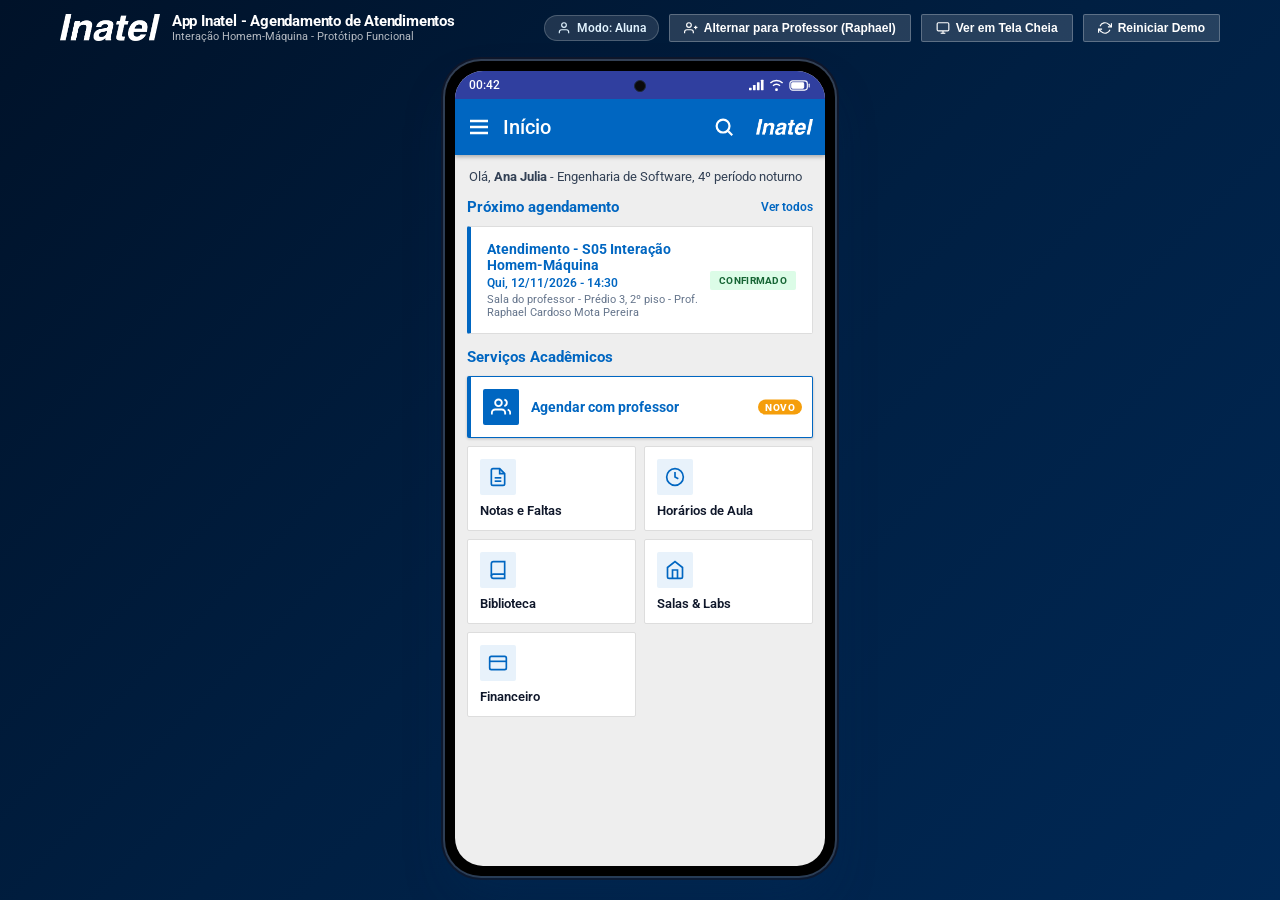
<file: index.html>
<!DOCTYPE html>
<html lang="pt-BR">
<head>
  <meta charset="UTF-8">
  <meta name="viewport" content="width=device-width, initial-scale=1, viewport-fit=cover">
  <meta name="theme-color" content="#303F9F">
  <link rel="preconnect" href="https://fonts.googleapis.com">
  <link rel="stylesheet" href="https://fonts.googleapis.com/css2?family=Roboto:wght@400;500;700&display=swap">
  <title>App Inatel - Agendamento com Professores</title>
  <link rel="stylesheet" href="assets/css/style.css">
  <link rel="icon" type="image/svg+xml" href="data:image/svg+xml,<svg xmlns='http://www.w3.org/2000/svg' viewBox='0 0 100 100'><rect width='100' height='100' rx='20' fill='%23002855'/><text x='50' y='65' font-family='sans-serif' font-size='48' font-weight='bold' fill='white' text-anchor='middle'>i</text></svg>">
</head>
<body>

<!-- =======================================================================
     BARRA DE DEMONSTRAÇÃO SUPERIOR
     ======================================================================= -->
<header class="demo-topbar">
  <div class="demo-brand">
    <img src="assets/img/Inatel.png" alt="Inatel" class="demo-brand-logo-img">
    <div class="demo-title-group">
      <h1>App Inatel - Agendamento de Atendimentos</h1>
      <p>Interação Homem-Máquina - Protótipo Funcional</p>
    </div>
  </div>

  <div class="demo-actions">
      <span class="demo-badge-pill" id="roleIndicator">
        <svg width="14" height="14" viewBox="0 0 24 24" fill="none" stroke="currentColor" stroke-width="2"><path d="M20 21v-2a4 4 0 0 0-4-4H8a4 4 0 0 0-4 4v2"></path><circle cx="12" cy="7" r="4"></circle></svg>
        <span id="roleIndicatorText">Modo: Aluna</span>
      </span>
    <button class="demo-btn" id="btnToggleRole" onclick="toggleUserRole()">
      <svg width="14" height="14" viewBox="0 0 24 24" fill="none" stroke="currentColor" stroke-width="2"><path d="M16 21v-2a4 4 0 0 0-4-4H5a4 4 0 0 0-4 4v2"></path><circle cx="8.5" cy="7" r="4"></circle><line x1="20" y1="8" x2="20" y2="14"></line><line x1="23" y1="11" x2="17" y2="11"></line></svg>
      <span id="btnToggleRoleText">Alternar para Professor (Raphael)</span>
    </button>
    <button class="demo-btn" id="btnToggleDevice" onclick="toggleDeviceMode()">
      <svg id="deviceIcon" width="14" height="14" viewBox="0 0 24 24" fill="none" stroke="currentColor" stroke-width="2"><rect x="2" y="3" width="20" height="14" rx="2" ry="2"></rect><line x1="8" y1="21" x2="16" y2="21"></line><line x1="12" y1="17" x2="12" y2="21"></line></svg>
      <span id="btnToggleDeviceText">Ver em Tela Cheia</span>
    </button>
    <button class="demo-btn" onclick="resetDemo()" title="Reiniciar dados da demonstração">
      <svg width="14" height="14" viewBox="0 0 24 24" fill="none" stroke="currentColor" stroke-width="2"><polyline points="23 4 23 10 17 10"></polyline><polyline points="1 20 1 14 7 14"></polyline><path d="M3.51 9a9 9 0 0 1 14.85-3.36L23 10M1 14l4.64 4.36A9 9 0 0 0 20.49 15"></path></svg>
      <span>Reiniciar Demo</span>
    </button>
  </div>
</header>

<!-- =======================================================================
     DISPOSITIVO SMARTPHONE MOCKUP
     ======================================================================= -->
<main class="device-container">
  <div class="device-frame">
    <div class="device-notch">
      <div class="device-camera"></div>
    </div>

    <div class="device-screen">
      <!-- Toast de Notificação Instantânea -->
      <div class="toast-alert" id="toastAlert">
        <svg class="toast-icon" viewBox="0 0 24 24" fill="none" stroke="currentColor" stroke-width="2.5">
          <path d="M22 11.08V12a10 10 0 1 1-5.93-9.14"></path>
          <polyline points="22 4 12 14.01 9 11.01"></polyline>
        </svg>
        <span id="toastMsg">Notificação do sistema</span>
      </div>

      <!-- Barra de Status Mobile -->
      <div class="mobile-status-bar" id="mobileStatusBar">
        <span class="status-time" id="statusTime">13:45</span>
        <div class="status-bar-icons">
          <svg width="15" height="12" viewBox="0 0 17 12" fill="currentColor">
            <rect x="0" y="9" width="3" height="3" rx="0.5"/>
            <rect x="4.5" y="6" width="3" height="6" rx="0.5"/>
            <rect x="9" y="3" width="3" height="9" rx="0.5"/>
            <rect x="13.5" y="0" width="3" height="12" rx="0.5"/>
          </svg>
          <svg width="15" height="12" viewBox="0 0 16 12" fill="currentColor">
            <path d="M8 9.5a1.5 1.5 0 1 1 0 3 1.5 1.5 0 0 1 0-3zm-4.24-3.24a6 6 0 0 1 8.48 0l-1.06 1.06a4.5 4.5 0 0 0-6.36 0L3.76 6.26zm-2.83-2.83a10 10 0 0 1 14.14 0l-1.06 1.06a8.5 8.5 0 0 0-12.02 0L.93 3.43z"/>
          </svg>
          <svg width="22" height="11" viewBox="0 0 24 12" fill="none" stroke="currentColor" stroke-width="1.2">
            <rect x="1" y="1" width="19" height="10" rx="3" stroke="currentColor"/>
            <rect x="3" y="3" width="13" height="6" rx="1" fill="currentColor"/>
            <path d="M22 4.5v3" stroke="currentColor" stroke-linecap="round"/>
          </svg>
        </div>
      </div>

      <!-- ===================================================================
           ÁREA PRINCIPAL DE TELAS
           =================================================================== -->
      <div class="app-viewport" id="appViewport">

        <!-- ---------------------------------------------------------------
             TELA 1: LOGIN (Wireframe 1)
             --------------------------------------------------------------- -->
        <section class="screen" id="screen-login">
          <div class="login-card">
            <div class="login-brand-logo">
              <img src="assets/img/Inatel.png" alt="Inatel" class="inatel-login-logo-img">
            </div>
            <h2 class="login-title">App Inatel</h2>
            <p class="login-subtitle">Portal do Aluno e Serviços Acadêmicos</p>

            <form class="login-form" onsubmit="event.preventDefault(); navigateTo('screen-home');">
              <div class="input-group">
                <label class="input-label">Matrícula ou e-mail institucional</label>
                <input type="text" class="input-field" value="1048" placeholder="Ex: 1048 ou email@inatel.br">
              </div>
              <div class="input-group">
                <label class="input-label">Senha</label>
                <input type="password" class="input-field" value="••••••••" placeholder="Sua senha">
              </div>
              <a href="#" class="login-forgot" onclick="event.preventDefault(); showToast('Redefinição enviada ao email acadêmico!');">Esqueci a senha</a>
              <button type="submit" class="btn-primary" style="margin-top: 10px;">Entrar</button>
              <button type="button" class="btn-secondary-white" onclick="navigateTo('screen-home')">Entrar com conta Inatel</button>
            </form>
          </div>
        </section>

        <!-- ---------------------------------------------------------------
             TELA 2: INÍCIO / HOME (Wireframe 2)
             --------------------------------------------------------------- -->
        <section class="screen active" id="screen-home">
          <div class="app-header">
            <div class="app-header-left">
              <button class="btn-back btn-menu" onclick="toggleDrawer(true)" aria-label="Menu">
                <svg width="24" height="24" viewBox="0 0 24 24" fill="none" stroke="currentColor" stroke-width="2.4"><line x1="3" y1="6" x2="21" y2="6"></line><line x1="3" y1="12" x2="21" y2="12"></line><line x1="3" y1="18" x2="21" y2="18"></line></svg>
              </button>
              <h3 class="app-header-title">Início</h3>
            </div>
            <div class="toolbar-right">
              <button class="btn-back" onclick="navigateTo('screen-escolher-professor')" aria-label="Buscar">
                <svg width="22" height="22" viewBox="0 0 24 24" fill="none" stroke="currentColor" stroke-width="2.4"><circle cx="11" cy="11" r="7"></circle><line x1="21" y1="21" x2="16.65" y2="16.65"></line></svg>
              </button>
              <img src="assets/img/Inatel.png" alt="Inatel" class="inatel-header-badge-img">
            </div>
          </div>

          <div class="home-content">
            <div class="home-hello">Olá, <b>Ana Julia</b> - Engenharia de Software, 4º período noturno</div>

            <!-- Próximo Agendamento -->
            <div>
              <div class="section-header">
                <span class="section-title">Próximo agendamento</span>
                <a class="section-link" onclick="navigateTo('screen-meus-agendamentos')">Ver todos</a>
              </div>
              <div id="homeNextBookingContainer"></div>
            </div>

            <!-- Grade de Serviços Inatel -->
            <div>
              <div class="section-header">
                <span class="section-title">Serviços Acadêmicos</span>
              </div>
              <div class="services-grid">
                <div class="service-card highlight-feature" onclick="navigateTo('screen-escolher-professor')">
                  <span class="feature-tag-novo">Novo</span>
                  <div class="service-icon-wrap">
                    <svg width="20" height="20" viewBox="0 0 24 24" fill="none" stroke="currentColor" stroke-width="2.2">
                      <path d="M17 21v-2a4 4 0 0 0-4-4H5a4 4 0 0 0-4 4v2"></path>
                      <circle cx="9" cy="7" r="4"></circle>
                      <path d="M23 21v-2a4 4 0 0 0-3-3.87"></path>
                      <path d="M16 3.13a4 4 0 0 1 0 7.75"></path>
                    </svg>
                  </div>
                  <div class="service-card-title">Agendar com professor</div>
                </div>

                <div class="service-card" onclick="showToast('Notas e Frequência do 2º Semestre/2026')">
                  <div class="service-icon-wrap">
                    <svg width="20" height="20" viewBox="0 0 24 24" fill="none" stroke="currentColor" stroke-width="2">
                      <path d="M14 2H6a2 2 0 0 0-2 2v16a2 2 0 0 0 2 2h12a2 2 0 0 0 2-2V8z"></path>
                      <polyline points="14 2 14 8 20 8"></polyline>
                      <line x1="16" y1="13" x2="8" y2="13"></line>
                      <line x1="16" y1="17" x2="8" y2="17"></line>
                    </svg>
                  </div>
                  <div class="service-card-title">Notas e Faltas</div>
                </div>

                <div class="service-card" onclick="showToast('Horário das aulas noturnas (19h30 às 22h20)')">
                  <div class="service-icon-wrap">
                    <svg width="20" height="20" viewBox="0 0 24 24" fill="none" stroke="currentColor" stroke-width="2">
                      <circle cx="12" cy="12" r="10"></circle>
                      <polyline points="12 6 12 12 16 14"></polyline>
                    </svg>
                  </div>
                  <div class="service-card-title">Horários de Aula</div>
                </div>

                <div class="service-card" onclick="showToast('Biblioteca do Inatel: 0 empréstimos ativos')">
                  <div class="service-icon-wrap">
                    <svg width="20" height="20" viewBox="0 0 24 24" fill="none" stroke="currentColor" stroke-width="2">
                      <path d="M4 19.5A2.5 2.5 0 0 1 6.5 17H20"></path>
                      <path d="M6.5 2H20v20H6.5A2.5 2.5 0 0 1 4 19.5v-15A2.5 2.5 0 0 1 6.5 2z"></path>
                    </svg>
                  </div>
                  <div class="service-card-title">Biblioteca</div>
                </div>

                <div class="service-card" onclick="showToast('Consulta de Salas e Laboratórios')">
                  <div class="service-icon-wrap">
                    <svg width="20" height="20" viewBox="0 0 24 24" fill="none" stroke="currentColor" stroke-width="2">
                      <path d="M3 9l9-7 9 7v11a2 2 0 0 1-2 2H5a2 2 0 0 1-2-2z"></path>
                      <polyline points="9 22 9 12 15 12 15 22"></polyline>
                    </svg>
                  </div>
                  <div class="service-card-title">Salas & Labs</div>
                </div>

                <div class="service-card" onclick="showToast('Financeiro: Mensalidades em dia')">
                  <div class="service-icon-wrap">
                    <svg width="20" height="20" viewBox="0 0 24 24" fill="none" stroke="currentColor" stroke-width="2">
                      <rect x="2" y="4" width="20" height="16" rx="2"></rect>
                      <line x1="2" y1="10" x2="22" y2="10"></line>
                    </svg>
                  </div>
                  <div class="service-card-title">Financeiro</div>
                </div>
              </div>
            </div>
          </div>
        </section>

        <!-- ---------------------------------------------------------------
             TELA 3: ESCOLHER PROFESSOR (Wireframe 3)
             --------------------------------------------------------------- -->
        <section class="screen" id="screen-escolher-professor">
          <div class="app-header">
            <div class="app-header-left">
              <button class="btn-back" onclick="navigateTo('screen-home')" aria-label="Voltar">
                <svg width="20" height="20" viewBox="0 0 24 24" fill="none" stroke="currentColor" stroke-width="2.5"><path d="M19 12H5M12 19l-7-7 7-7"></path></svg>
              </button>
              <h3 class="app-header-title">Escolher professor</h3>
            </div>
          </div>

          <div style="padding: 12px 16px; background: #fff; border-bottom: 1px solid var(--app-line);">
            <div class="search-bar-wrap">
              <svg class="search-icon" viewBox="0 0 24 24" fill="none" stroke="currentColor" stroke-width="2.2">
                <circle cx="11" cy="11" r="8"></circle>
                <line x1="21" y1="21" x2="16.65" y2="16.65"></line>
              </svg>
              <input type="text" class="search-input" oninput="handleSearch(this.value)" placeholder="Buscar nome, matéria ou sigla (ex: S05, C06, Cálculo)...">
            </div>
          </div>

          <div class="filter-tabs">
            <button class="filter-chip active" id="chipTodos" onclick="filterProfessores('todos', this)">Todos</button>
            <button class="filter-chip" id="chipProfessores" onclick="filterProfessores('professores', this)">Professores</button>
            <button class="filter-chip" id="chipMonitores" onclick="filterProfessores('monitores', this)">Monitores</button>
          </div>

          <div class="professor-list" id="professorListContainer"></div>
        </section>

        <!-- ---------------------------------------------------------------
             TELA 4: PERFIL DO PROFESSOR (Wireframe 4)
             --------------------------------------------------------------- -->
        <section class="screen" id="screen-perfil-professor">
          <div class="app-header">
            <div class="app-header-left">
              <button class="btn-back" onclick="navigateTo('screen-escolher-professor')" aria-label="Voltar">
                <svg width="20" height="20" viewBox="0 0 24 24" fill="none" stroke="currentColor" stroke-width="2.5"><path d="M19 12H5M12 19l-7-7 7-7"></path></svg>
              </button>
              <h3 class="app-header-title">Perfil do professor</h3>
            </div>
          </div>

          <div class="profile-hero">
            <div class="profile-avatar-lg" id="profDetailAvatar">RP</div>
            <h3 id="profDetailNome">Prof. Raphael Cardoso Mota Pereira</h3>
            <p class="profile-sub" id="profDetailDepto">Engenharia de Software e Computação</p>
            <p class="profile-email" id="profDetailEmail">raphael.pereira@inatel.br</p>
          </div>

          <div class="profile-body">
            <div class="profile-card-block">
              <h5>Disciplinas / Áreas</h5>
              <div class="disciplinas-tags" id="profDetailDisciplinas"></div>
            </div>

            <div class="profile-card-block">
              <h5>Local padrão de atendimento</h5>
              <p style="font-size: 13px; font-weight: 600; color: var(--text-title);" id="profDetailLocal">Sala do professor - Prédio 3, 2º piso</p>
            </div>

            <div class="profile-card-block">
              <h5>Tipo de atendimento</h5>
              <div class="service-option-radio selected" onclick="selectServiceType('Atendimento', this)">
                <div class="radio-circle"></div>
                <div class="service-option-info">
                  <h6>Atendimento</h6>
                  <p>Dúvidas de disciplina, individual ou em grupo (30 min)</p>
                </div>
              </div>
              <div class="service-option-radio" onclick="selectServiceType('Projeto', this)">
                <div class="radio-circle"></div>
                <div class="service-option-info">
                  <h6>Orientação de Projeto / IC / Fetin</h6>
                  <p>Reunião de alinhamento e acompanhamento (45 min)</p>
                </div>
              </div>
            </div>

            <button class="btn-action-primary" onclick="navigateTo('screen-escolher-horarios')">
              Ver horários disponíveis
            </button>
          </div>
        </section>

        <!-- ---------------------------------------------------------------
             TELA 5: ESCOLHER HORÁRIOS (Wireframe 5)
             --------------------------------------------------------------- -->
        <section class="screen" id="screen-escolher-horarios">
          <div class="app-header">
            <div class="app-header-left">
              <button class="btn-back" onclick="navigateTo('screen-perfil-professor')" aria-label="Voltar">
                <svg width="20" height="20" viewBox="0 0 24 24" fill="none" stroke="currentColor" stroke-width="2.5"><path d="M19 12H5M12 19l-7-7 7-7"></path></svg>
              </button>
              <h3 class="app-header-title">Escolher horário</h3>
            </div>
          </div>

          <div style="padding: 16px; display: flex; flex-direction: column; gap: 16px;">
            <div class="calendar-section">
              <div class="calendar-header">
                <span class="calendar-month-title">Novembro 2026</span>
                <span style="font-size: 12px; font-weight: 600; color: var(--inatel-blue-600);" id="selectedDateLabel">Qui, 12/11</span>
              </div>
              <div class="calendar-grid">
                <div class="cal-day-header">D</div>
                <div class="cal-day-header">S</div>
                <div class="cal-day-header">T</div>
                <div class="cal-day-header">Q</div>
                <div class="cal-day-header">Q</div>
                <div class="cal-day-header">S</div>
                <div class="cal-day-header">S</div>

                <div class="cal-day disabled">8</div>
                <div class="cal-day disabled">9</div>
                <div class="cal-day disabled">10</div>
                <div class="cal-day disabled">11</div>
                <div class="cal-day selected today" onclick="selectCalendarDay(12, this)">12</div>
                <div class="cal-day" onclick="selectCalendarDay(13, this)">13</div>
                <div class="cal-day disabled">14</div>

                <div class="cal-day disabled">15</div>
                <div class="cal-day" onclick="selectCalendarDay(16, this)">16</div>
                <div class="cal-day" onclick="selectCalendarDay(17, this)">17</div>
                <div class="cal-day" onclick="selectCalendarDay(18, this)">18</div>
                <div class="cal-day" onclick="selectCalendarDay(19, this)">19</div>
                <div class="cal-day" onclick="selectCalendarDay(20, this)">20</div>
                <div class="cal-day disabled">21</div>
              </div>
            </div>

            <div class="time-slots-section">
              <span class="section-title">Horários disponíveis</span>
              <div class="time-slots-grid" id="timeSlotsGrid"></div>
              <div id="slotLocalInfo" style="display: none; margin-top: 10px; font-size: 12px; color: var(--text-body, inherit);"></div>
            </div>

            <button class="btn-action-primary" onclick="prepareConfirmationScreen()">
              Continuar para confirmação
            </button>
          </div>
        </section>

        <!-- ---------------------------------------------------------------
             TELA 6: CONFIRMAR AGENDAMENTO (Wireframe 6)
             --------------------------------------------------------------- -->
        <section class="screen" id="screen-confirmar-agendamento">
          <div class="app-header">
            <div class="app-header-left">
              <button class="btn-back" onclick="navigateTo('screen-escolher-horarios')" aria-label="Voltar">
                <svg width="20" height="20" viewBox="0 0 24 24" fill="none" stroke="currentColor" stroke-width="2.5"><path d="M19 12H5M12 19l-7-7 7-7"></path></svg>
              </button>
              <h3 class="app-header-title">Confirmar agendamento</h3>
            </div>
          </div>

          <div style="padding: 16px; display: flex; flex-direction: column; gap: 14px;">
            <div class="summary-card">
              <div class="summary-row">
                <div class="summary-row-content">
                  <h6>Docente</h6>
                  <p id="confirmProfNome">Prof. Raphael Cardoso Mota Pereira</p>
                </div>
              </div>
              <div class="summary-row">
                <div class="summary-row-content">
                  <h6>Atendimento</h6>
                  <p id="confirmTipoDisciplina">Atendimento - S05 Interação Homem-Máquina</p>
                </div>
              </div>
              <div class="summary-row">
                <div class="summary-row-content">
                  <h6>Data e Horário</h6>
                  <p id="confirmDataHorario">Qui, 12/11/2026 - 14:30 – 15:00</p>
                </div>
              </div>
              <div class="summary-row">
                <div class="summary-row-content">
                  <h6>Local</h6>
                  <p id="confirmLocal">Sala do professor - Prédio 3, 2º piso</p>
                </div>
              </div>
            </div>

            <div>
              <label class="form-label" for="confirmInputTipo">Tipo de atendimento</label>
              <select id="confirmInputTipo" class="form-select" onchange="AppState.bookingDraft.tipo = this.value; handleConfirmDisciplinaChange(AppState.bookingDraft.disciplina);">
                <option value="Atendimento">Atendimento</option>
                <option value="Projeto">Projeto / IC / Fetin</option>
              </select>
            </div>

            <div>
              <label class="form-label" for="confirmInputDisciplina">Disciplina / Projeto do Docente</label>
              <select id="confirmInputDisciplina" class="form-select" onchange="handleConfirmDisciplinaChange(this.value)"></select>
            </div>

            <div>
              <label class="form-label" for="confirmInputModalidade">Modalidade de Atendimento</label>
              <select id="confirmInputModalidade" class="form-select" onchange="handleConfirmModalidadeChange(this.value)">
                <option value="Presencial">Presencial (Sala / Laboratório no Campus)</option>
                <option value="Remoto">Remoto (Microsoft Teams)</option>
              </select>
            </div>

            <div>
              <label class="form-label" for="confirmInputAssunto">Assunto / Dúvida (opcional)</label>
              <input type="text" id="confirmInputAssunto" class="form-input" placeholder="Ex: Dúvida na lista de exercícios ou sprint">
              <div class="quick-topics">
                <span class="quick-topic-chip" onclick="setQuickTopic('Dúvida na lista de exercícios')">Lista de exercícios</span>
                <span class="quick-topic-chip" onclick="setQuickTopic('Revisão para prova')">Revisão para prova</span>
                <span class="quick-topic-chip" onclick="setQuickTopic('Alinhamento de projeto / IC')">Alinhamento de projeto</span>
              </div>
            </div>

            <div>
              <label class="form-label" for="confirmInputLembrete">Lembrete automático</label>
              <select id="confirmInputLembrete" class="form-select">
                <option value="30">30 minutos antes</option>
                <option value="60">1 hora antes</option>
                <option value="15">15 minutos antes</option>
              </select>
            </div>

            <button class="btn-action-primary" style="margin-top: 6px;" onclick="submitBooking()">
              Confirmar agendamento
            </button>
          </div>
        </section>

        <!-- ---------------------------------------------------------------
             TELA 7: AGENDAMENTO CONFIRMADO / SUCESSO (Wireframe 7)
             --------------------------------------------------------------- -->
        <section class="screen" id="screen-agendamento-sucesso">
          <div class="success-screen-body">
            <div class="success-icon-animated">
              <svg width="36" height="36" viewBox="0 0 24 24" fill="none" stroke="currentColor" stroke-width="3"><polyline points="20 6 9 17 4 12"></polyline></svg>
            </div>
            <h3 class="success-title">Solicitação enviada!</h3>
            <p class="success-desc">Seu horário foi reservado e enviado para confirmação do docente. Você receberá uma notificação assim que ele responder.</p>

            <div class="summary-card" style="width: 100%; text-align: left;">
              <div class="summary-row">
                <div class="summary-row-content">
                  <h6>Atendimento</h6>
                  <p id="successDetailTitulo">Atendimento - S05 Interação Homem-Máquina</p>
                </div>
              </div>
              <div class="summary-row">
                <div class="summary-row-content">
                  <h6>Data e Horário</h6>
                  <p id="successDetailData">Qui, 12/11/2026 - 14:30</p>
                </div>
              </div>
              <div class="summary-row">
                <div class="summary-row-content">
                  <h6>Status</h6>
                  <p id="successDetailStatus" style="color: var(--status-vagas-text);">PENDENTE DE CONFIRMAÇÃO</p>
                </div>
              </div>
            </div>

            <div style="display: flex; flex-direction: column; gap: 10px; width: 100%;">
              <button class="btn-action-primary" onclick="navigateTo('screen-meus-agendamentos')">Ver meus agendamentos</button>
              <button class="btn-action-secondary" onclick="navigateTo('screen-home')">Voltar ao início</button>
            </div>
          </div>
        </section>

        <!-- ---------------------------------------------------------------
             TELA 8: MEUS AGENDAMENTOS / AGENDA (Wireframe 8)
             --------------------------------------------------------------- -->
        <section class="screen" id="screen-meus-agendamentos">
          <div class="app-header">
            <div class="app-header-left">
              <button class="btn-back btn-menu" onclick="toggleDrawer(true)" aria-label="Menu">
                <svg width="24" height="24" viewBox="0 0 24 24" fill="none" stroke="currentColor" stroke-width="2.4"><line x1="3" y1="6" x2="21" y2="6"></line><line x1="3" y1="12" x2="21" y2="12"></line><line x1="3" y1="18" x2="21" y2="18"></line></svg>
              </button>
              <h3 class="app-header-title">Meus agendamentos</h3>
            </div>
            <button class="app-header-action" onclick="navigateTo('screen-escolher-professor')" style="display: inline-flex; align-items: center; gap: 4px;">
              <svg width="15" height="15" viewBox="0 0 24 24" fill="none" stroke="currentColor" stroke-width="2.5"><line x1="12" y1="5" x2="12" y2="19"></line><line x1="5" y1="12" x2="19" y2="12"></line></svg>
              Novo
            </button>
          </div>

          <div class="appointments-tabs">
            <button class="app-tab active" onclick="switchAppointmentsTab('proximos', this)">Próximos</button>
            <button class="app-tab" onclick="switchAppointmentsTab('anteriores', this)">Anteriores</button>
            <button class="app-tab" onclick="switchAppointmentsTab('cancelados', this)">Cancelados</button>
          </div>

          <div class="appointments-list" id="appointmentsListContainer"></div>

          <div style="padding: 16px; margin-top: auto;">
            <button class="btn-action-primary" onclick="navigateTo('screen-escolher-professor')">
              <svg width="18" height="18" viewBox="0 0 24 24" fill="none" stroke="currentColor" stroke-width="2.5"><line x1="12" y1="5" x2="12" y2="19"></line><line x1="5" y1="12" x2="19" y2="12"></line></svg>
              Novo agendamento
            </button>
          </div>
        </section>

        <!-- ---------------------------------------------------------------
             TELA 9: DETALHE DO AGENDAMENTO (Wireframe 9)
             --------------------------------------------------------------- -->
        <section class="screen" id="screen-detalhe-agendamento">
          <div class="app-header">
            <div class="app-header-left">
              <button class="btn-back" onclick="navigateTo('screen-meus-agendamentos')" aria-label="Voltar">
                <svg width="20" height="20" viewBox="0 0 24 24" fill="none" stroke="currentColor" stroke-width="2.5"><path d="M19 12H5M12 19l-7-7 7-7"></path></svg>
              </button>
              <h3 class="app-header-title">Detalhes</h3>
            </div>
          </div>

          <div class="detail-content">
            <div class="detail-header-card">
              <span class="detail-status-pill" id="detailItemStatus">CONFIRMADO</span>
              <h3 style="font-size: 16px; font-weight: 800; color: var(--text-title);" id="detailItemTitulo">
                Atendimento - S05 Interação Homem-Máquina
              </h3>

              <table class="detail-table">
                <tr>
                  <td class="label">Professor</td>
                  <td class="value" id="detailItemProf">Prof. Raphael Cardoso Mota Pereira</td>
                </tr>
                <tr>
                  <td class="label">Data</td>
                  <td class="value" id="detailItemData">Qui, 12/11/2026</td>
                </tr>
                <tr>
                  <td class="label">Horário</td>
                  <td class="value" id="detailItemHorario">14:30 – 15:00</td>
                </tr>
                <tr>
                  <td class="label">Local</td>
                  <td class="value" id="detailItemLocal">Sala do professor - Prédio 3, 2º piso</td>
                </tr>
                <tr>
                  <td class="label">Assunto</td>
                  <td class="value" id="detailItemAssunto">Ergonomia cognitiva e testes de usabilidade</td>
                </tr>
                <tr>
                  <td class="label">Lembrete</td>
                  <td class="value" id="detailItemLembrete">30 min antes</td>
                </tr>
              </table>
            </div>

            <div class="map-schematic-card">
              <div class="map-schematic-view">
                <div class="map-pin-pulse">
                  <svg width="18" height="18" viewBox="0 0 24 24" fill="none" stroke="currentColor" stroke-width="2.5"><path d="M21 10c0 7-9 13-9 13s-9-6-9-13a9 9 0 0 1 18 0z"></path><circle cx="12" cy="10" r="3"></circle></svg>
                </div>
                <span style="font-size: 11px; font-weight: 700; color: var(--text-title);">Campus Inatel <span class="room-location-sub" style="display:inline; margin-left:6px;" id="detailMapLocal">Prédio 3</span></span>
              </div>
            </div>

            <div style="display: flex; gap: 10px; margin-top: 8px;">
              <button class="btn-action-secondary" id="btnRescheduleAppointment" style="flex: 1;" onclick="startRescheduleAppointment()">
                Reagendar
              </button>
              <button class="btn-action-primary" id="btnOpenCancelModal" style="flex: 1; background: var(--accent-red);" onclick="openCancelModal()">
                Cancelar
              </button>
            </div>
          </div>
        </section>

        <!-- ---------------------------------------------------------------
             TELA 11: NOTIFICAÇÕES E AVISOS (Wireframe 11)
             --------------------------------------------------------------- -->
        <section class="screen" id="screen-notificacoes">
          <div class="app-header">
            <div class="app-header-left">
              <button class="btn-back btn-menu" onclick="toggleDrawer(true)" aria-label="Menu">
                <svg width="24" height="24" viewBox="0 0 24 24" fill="none" stroke="currentColor" stroke-width="2.4"><line x1="3" y1="6" x2="21" y2="6"></line><line x1="3" y1="12" x2="21" y2="12"></line><line x1="3" y1="18" x2="21" y2="18"></line></svg>
              </button>
              <h3 class="app-header-title">Avisos</h3>
            </div>
            <button class="app-header-action" onclick="markAllNotificationsRead()">Ler todas</button>
          </div>

          <div class="filter-tabs">
            <button class="filter-chip notif-chip active" onclick="filterNotificacoes('todas', this)">Todas</button>
            <button class="filter-chip notif-chip" onclick="filterNotificacoes('nao-lidas', this)">Não lidas</button>
          </div>

          <div class="notifications-list" id="notificationsListContainer"></div>
        </section>

        <!-- ---------------------------------------------------------------
             TELA 12: PERFIL DO USUÁRIO (Wireframe 12)
             --------------------------------------------------------------- -->
        <section class="screen" id="screen-perfil">
          <div class="app-header">
            <div class="app-header-left">
              <button class="btn-back btn-menu" onclick="toggleDrawer(true)" aria-label="Menu">
                <svg width="24" height="24" viewBox="0 0 24 24" fill="none" stroke="currentColor" stroke-width="2.4"><line x1="3" y1="6" x2="21" y2="6"></line><line x1="3" y1="12" x2="21" y2="12"></line><line x1="3" y1="18" x2="21" y2="18"></line></svg>
              </button>
              <h3 class="app-header-title">Perfil</h3>
            </div>
            <button class="app-header-action" onclick="showToast('Edição de perfil desabilitada na demo.')">Editar</button>
          </div>

          <div class="profile-hero">
            <div class="profile-avatar-lg" style="background: var(--inatel-blue-700);">AJ</div>
            <h3>Ana Julia de Souza</h3>
            <p class="profile-sub">Matrícula 1048 - Eng. de Software - 4º período</p>
            <p class="profile-email">ana.aj@ges.inatel.br</p>
          </div>

          <div class="profile-menu-list">
            <div class="profile-menu-item" onclick="showToast('Dados cadastrais acadêmicos completos.')">
              <span>Meus dados</span>
              <svg width="16" height="16" viewBox="0 0 24 24" fill="none" stroke="#94a3b8" stroke-width="2.5"><polyline points="9 18 15 12 9 6"></polyline></svg>
            </div>
            <div class="profile-menu-item" onclick="navigateTo('screen-meus-agendamentos')">
              <span>Meus agendamentos</span>
              <svg width="16" height="16" viewBox="0 0 24 24" fill="none" stroke="#94a3b8" stroke-width="2.5"><polyline points="9 18 15 12 9 6"></polyline></svg>
            </div>
            <div class="profile-menu-item" onclick="showToast('Notificações push e email ativadas.')">
              <span>Preferências de notificação</span>
              <svg width="16" height="16" viewBox="0 0 24 24" fill="none" stroke="#94a3b8" stroke-width="2.5"><polyline points="9 18 15 12 9 6"></polyline></svg>
            </div>
            <div class="profile-menu-item" onclick="showToast('Central de Atendimento ao Aluno: (35) 3471-9200')">
              <span>Ajuda e Suporte</span>
              <svg width="16" height="16" viewBox="0 0 24 24" fill="none" stroke="#94a3b8" stroke-width="2.5"><polyline points="9 18 15 12 9 6"></polyline></svg>
            </div>
            <div class="profile-menu-item" onclick="toggleUserRole()">
              <span>Visão do Professor (demo)</span>
              <svg width="16" height="16" viewBox="0 0 24 24" fill="none" stroke="#94a3b8" stroke-width="2.5"><polyline points="9 18 15 12 9 6"></polyline></svg>
            </div>
            <div class="profile-menu-item logout" onclick="navigateTo('screen-login')">
              <span>Sair da conta</span>
              <svg width="16" height="16" viewBox="0 0 24 24" fill="none" stroke="currentColor" stroke-width="2.5"><path d="M9 21H5a2 2 0 0 1-2-2V5a2 2 0 0 1 2-2h4"></path><polyline points="16 17 21 12 16 7"></polyline><line x1="21" y1="12" x2="9" y2="12"></line></svg>
            </div>
          </div>
        </section>

        <!-- ---------------------------------------------------------------
             TELA 13: VISÃO DO PROFESSOR - MINHA AGENDA (Wireframe 13)
             --------------------------------------------------------------- -->
        <section class="screen" id="screen-professor-agenda">
          <div class="professor-mode-banner">
            <span>VISÃO DO PROFESSOR · PROF. RAPHAEL PEREIRA</span>
            <button style="background: transparent; border: none; color: #38bdf8; font-size: 11px; cursor: pointer;" onclick="toggleUserRole()">Voltar ao Aluno</button>
          </div>

          <div class="app-header">
            <div class="app-header-left">
              <h3 class="app-header-title">Atendimentos</h3>
            </div>
            <button class="app-header-action" onclick="navigateTo('screen-professor-disponibilidade')" style="display: inline-flex; align-items: center; gap: 4px;">
              <svg width="15" height="15" viewBox="0 0 24 24" fill="none" stroke="currentColor" stroke-width="2.5"><line x1="12" y1="5" x2="12" y2="19"></line><line x1="5" y1="12" x2="19" y2="12"></line></svg>
              Horário
            </button>
          </div>

          <div class="filter-tabs">
            <button class="filter-chip prof-tab active" id="profTabPedidos" onclick="switchProfessorTab('pedidos', this)">Pedidos (0)</button>
            <button class="filter-chip prof-tab" id="profTabAceitos" onclick="switchProfessorTab('aceitos', this)">Aceitos</button>
            <button class="filter-chip prof-tab" id="profTabHorarios" onclick="switchProfessorTab('horarios', this)">Horários</button>
          </div>

          <div id="professorAgendaContainer" style="padding: 16px; display: flex; flex-direction: column; gap: 14px;">
            <!-- Renderizado dinamicamente via app.js -->
          </div>
        </section>

        <!-- ---------------------------------------------------------------
             TELA 14: PROFESSOR - DEFINIR DISPONIBILIDADE (Wireframe 14)
             --------------------------------------------------------------- -->
        <section class="screen" id="screen-professor-disponibilidade">
          <div class="app-header">
            <div class="app-header-left">
              <button class="btn-back" onclick="navigateTo('screen-professor-agenda')" aria-label="Voltar">
                <svg width="20" height="20" viewBox="0 0 24 24" fill="none" stroke="currentColor" stroke-width="2.5"><path d="M19 12H5M12 19l-7-7 7-7"></path></svg>
              </button>
              <h3 class="app-header-title">Novo horário</h3>
            </div>
          </div>

          <div style="padding: 16px; display: flex; flex-direction: column; gap: 14px;">
            <div>
              <label class="form-label" for="profNewTipo">Tipo de atendimento</label>
              <select id="profNewTipo" class="form-select">
                <option value="Atendimento">Atendimento</option>
                <option value="Projeto">Orientação de projeto / IC</option>
              </select>
            </div>

            <div>
              <label class="form-label" for="profNewDisciplina">Disciplina / Projeto</label>
              <select id="profNewDisciplina" class="form-select">
                <option value="S05 - Interação Homem-Máquina">S05 - Interação Homem-Máquina</option>
                <option value="Engenharia de Software">Engenharia de Software</option>
                <option value="Ergonomia e Usabilidade">Ergonomia e Usabilidade</option>
              </select>
            </div>

            <div>
              <label class="form-label" for="profNewData">Data</label>
              <select id="profNewData" class="form-select" onchange="populateLocaisSelect()">
                <option value="2026-11-12">Qui, 12/11/2026</option>
                <option value="2026-11-13">Sex, 13/11/2026</option>
                <option value="2026-11-17">Ter, 17/11/2026</option>
              </select>
            </div>

            <div style="display: flex; gap: 10px;">
              <div style="flex: 1;">
                <label class="form-label" for="profNewHora">Horário</label>
                <input type="time" id="profNewHora" class="form-input" value="17:00" onchange="populateLocaisSelect()">
              </div>
              <div style="flex: 1;">
                <label class="form-label" for="profNewDuracao">Duração</label>
                <select id="profNewDuracao" class="form-select" onchange="populateLocaisSelect()">
                  <option value="30">30 min</option>
                  <option value="45">45 min</option>
                  <option value="60">60 min</option>
                </select>
              </div>
            </div>

            <div>
              <label class="form-label" for="profNewLocal">Local</label>
              <select id="profNewLocal" class="form-select"><!-- preenchido por populateLocaisSelect() em app.js --></select>
              <p style="font-size: 11px; color: var(--text-muted); margin-top: 6px;">Salas do Prédio 1 e laboratórios ficam indisponíveis se outro professor já os usa no mesmo horário (espaços de convivência, como o CDG Hub, não têm essa regra). Os laboratórios listados dependem da sua área.</p>
            </div>

            <button class="btn-action-primary" style="margin-top: 10px;" onclick="handleProfessorSaveSlot()">
              Salvar horário
            </button>
          </div>
        </section>

      </div> <!-- Fim app-viewport -->

      <!-- -----------------------------------------------------------------
           MODAL DE CANCELAMENTO (Wireframe 10)
           ----------------------------------------------------------------- -->
      <div class="modal-overlay" id="modalCancelar">
        <div class="modal-card">
          <h4>Cancelar agendamento?</h4>
          <p>
            <strong id="cancelModalTitulo">Atendimento - S05 Interação Homem-Máquina</strong><br>
            <span id="cancelModalData">Qui, 12/11/2026 - 14:30</span>
          </p>
          <div style="text-align: left;">
            <label class="form-label">Motivo (opcional)</label>
            <input type="text" id="cancelModalMotivo" class="form-input" placeholder="Ex: Conflito de horário">
          </div>
          <p style="font-size: 11px; color: var(--accent-red); font-weight: 600;">
            A vaga será liberada imediatamente para a lista de espera.
          </p>
          <div class="modal-actions">
            <button class="btn-secondary" onclick="closeCancelModal()">Voltar</button>
            <button class="btn-danger" onclick="confirmCancellation()">Confirmar cancelamento</button>
          </div>
        </div>
      </div>

      <!-- MENU LATERAL (DRAWER) -->
      <div class="nav-scrim" onclick="toggleDrawer(false)"></div>
      <aside class="nav-drawer" aria-label="Menu principal">
        <div class="drawer-header" onclick="navigateTo('screen-perfil')">
          <img src="assets/img/Inatel.png" alt="Inatel" class="drawer-logo inatel-header-badge-img">
          <div class="drawer-avatar"><svg width="30" height="30" viewBox="0 0 24 24" fill="currentColor"><circle cx="12" cy="8" r="4.5"/><path d="M3.5 21c0-4.5 3.8-7 8.5-7s8.5 2.5 8.5 7z"/></svg></div>
          <div class="drawer-name">Ana Julia de Souza</div>
          <div class="drawer-email">ana.aj@ges.inatel.br</div>
        </div>
        <div class="drawer-list">
          <button class="drawer-item" id="dr-home" onclick="navigateTo('screen-home')"><svg viewBox="0 0 24 24" stroke-linecap="round" stroke-linejoin="round"><path d="M3 9l9-7 9 7v11a2 2 0 0 1-2 2H5a2 2 0 0 1-2-2z"/><polyline points="9 22 9 12 15 12 15 22"/></svg><span>Início</span></button>
          <div class="drawer-section">Mensagens Acadêmicas</div>
          <button class="drawer-item" id="dr-avisos" onclick="navigateTo('screen-notificacoes')"><svg viewBox="0 0 24 24" stroke-linecap="round" stroke-linejoin="round"><rect x="3" y="5" width="18" height="14" rx="2"/><polyline points="3 7 12 13 21 7"/></svg><span>Avisos</span><span class="drawer-badge" id="navNotifBadge">2</span></button>
          <div class="drawer-section">Atendimento</div>
          <button class="drawer-item" id="dr-novo" onclick="navigateTo('screen-escolher-professor')"><svg viewBox="0 0 24 24" stroke-linecap="round" stroke-linejoin="round"><path d="M17 21v-2a4 4 0 0 0-4-4H5a4 4 0 0 0-4 4v2"/><circle cx="9" cy="7" r="4"/><path d="M23 21v-2a4 4 0 0 0-3-3.87"/><path d="M16 3.13a4 4 0 0 1 0 7.75"/></svg><span>Agendar com professor</span><span class="tag-novo">Novo</span></button>
          <button class="drawer-item" id="dr-agenda" onclick="navigateTo('screen-meus-agendamentos')"><svg viewBox="0 0 24 24" stroke-linecap="round" stroke-linejoin="round"><rect x="3" y="4" width="18" height="18" rx="2"/><line x1="16" y1="2" x2="16" y2="6"/><line x1="8" y1="2" x2="8" y2="6"/><line x1="3" y1="10" x2="21" y2="10"/></svg><span>Meus agendamentos</span></button>
          <div class="drawer-section">Aproveitamento Escolar</div>
          <button class="drawer-item" onclick="showToast('Notas: disponível no app oficial')"><svg viewBox="0 0 24 24" stroke-linecap="round" stroke-linejoin="round"><line x1="6" y1="20" x2="6" y2="11"/><line x1="12" y1="20" x2="12" y2="5"/><line x1="18" y1="20" x2="18" y2="14"/></svg><span>Notas</span></button>
          <button class="drawer-item" onclick="showToast('Frequência: disponível no app oficial')"><svg viewBox="0 0 24 24" stroke-linecap="round" stroke-linejoin="round"><rect x="3" y="4" width="18" height="18" rx="2"/><line x1="16" y1="2" x2="16" y2="6"/><line x1="8" y1="2" x2="8" y2="6"/><line x1="3" y1="10" x2="21" y2="10"/></svg><span>Frequência</span></button>
          <button class="drawer-item" onclick="showToast('Material Didático: disponível no app oficial')"><svg viewBox="0 0 24 24" stroke-linecap="round" stroke-linejoin="round"><path d="M4 19.5A2.5 2.5 0 0 1 6.5 17H20"/><path d="M6.5 2H20v20H6.5A2.5 2.5 0 0 1 4 19.5v-15A2.5 2.5 0 0 1 6.5 2z"/></svg><span>Material Didático</span></button>
          <button class="drawer-item" onclick="showToast('Plano de Ensino: disponível no app oficial')"><svg viewBox="0 0 24 24" stroke-linecap="round" stroke-linejoin="round"><path d="M14 2H6a2 2 0 0 0-2 2v16a2 2 0 0 0 2 2h12a2 2 0 0 0 2-2V8z"/><polyline points="14 2 14 8 20 8"/></svg><span>Plano de Ensino</span></button>
          <div class="drawer-section">Conta</div>
          <button class="drawer-item" id="dr-perfil" onclick="navigateTo('screen-perfil')"><svg viewBox="0 0 24 24" stroke-linecap="round" stroke-linejoin="round"><path d="M20 21v-2a4 4 0 0 0-4-4H8a4 4 0 0 0-4 4v2"/><circle cx="12" cy="7" r="4"/></svg><span>Perfil</span></button>
          <button class="drawer-item" onclick="navigateTo('screen-login')"><svg viewBox="0 0 24 24" stroke-linecap="round" stroke-linejoin="round"><path d="M9 21H5a2 2 0 0 1-2-2V5a2 2 0 0 1 2-2h4"/><polyline points="16 17 21 12 16 7"/><line x1="21" y1="12" x2="9" y2="12"/></svg><span>Sair</span></button>
        </div>
      </aside>

    </div> <!-- Fim device-screen -->
  </div> <!-- Fim device-frame -->
</main>

<script src="assets/js/app.js"></script>
</body>
</html>
</file>
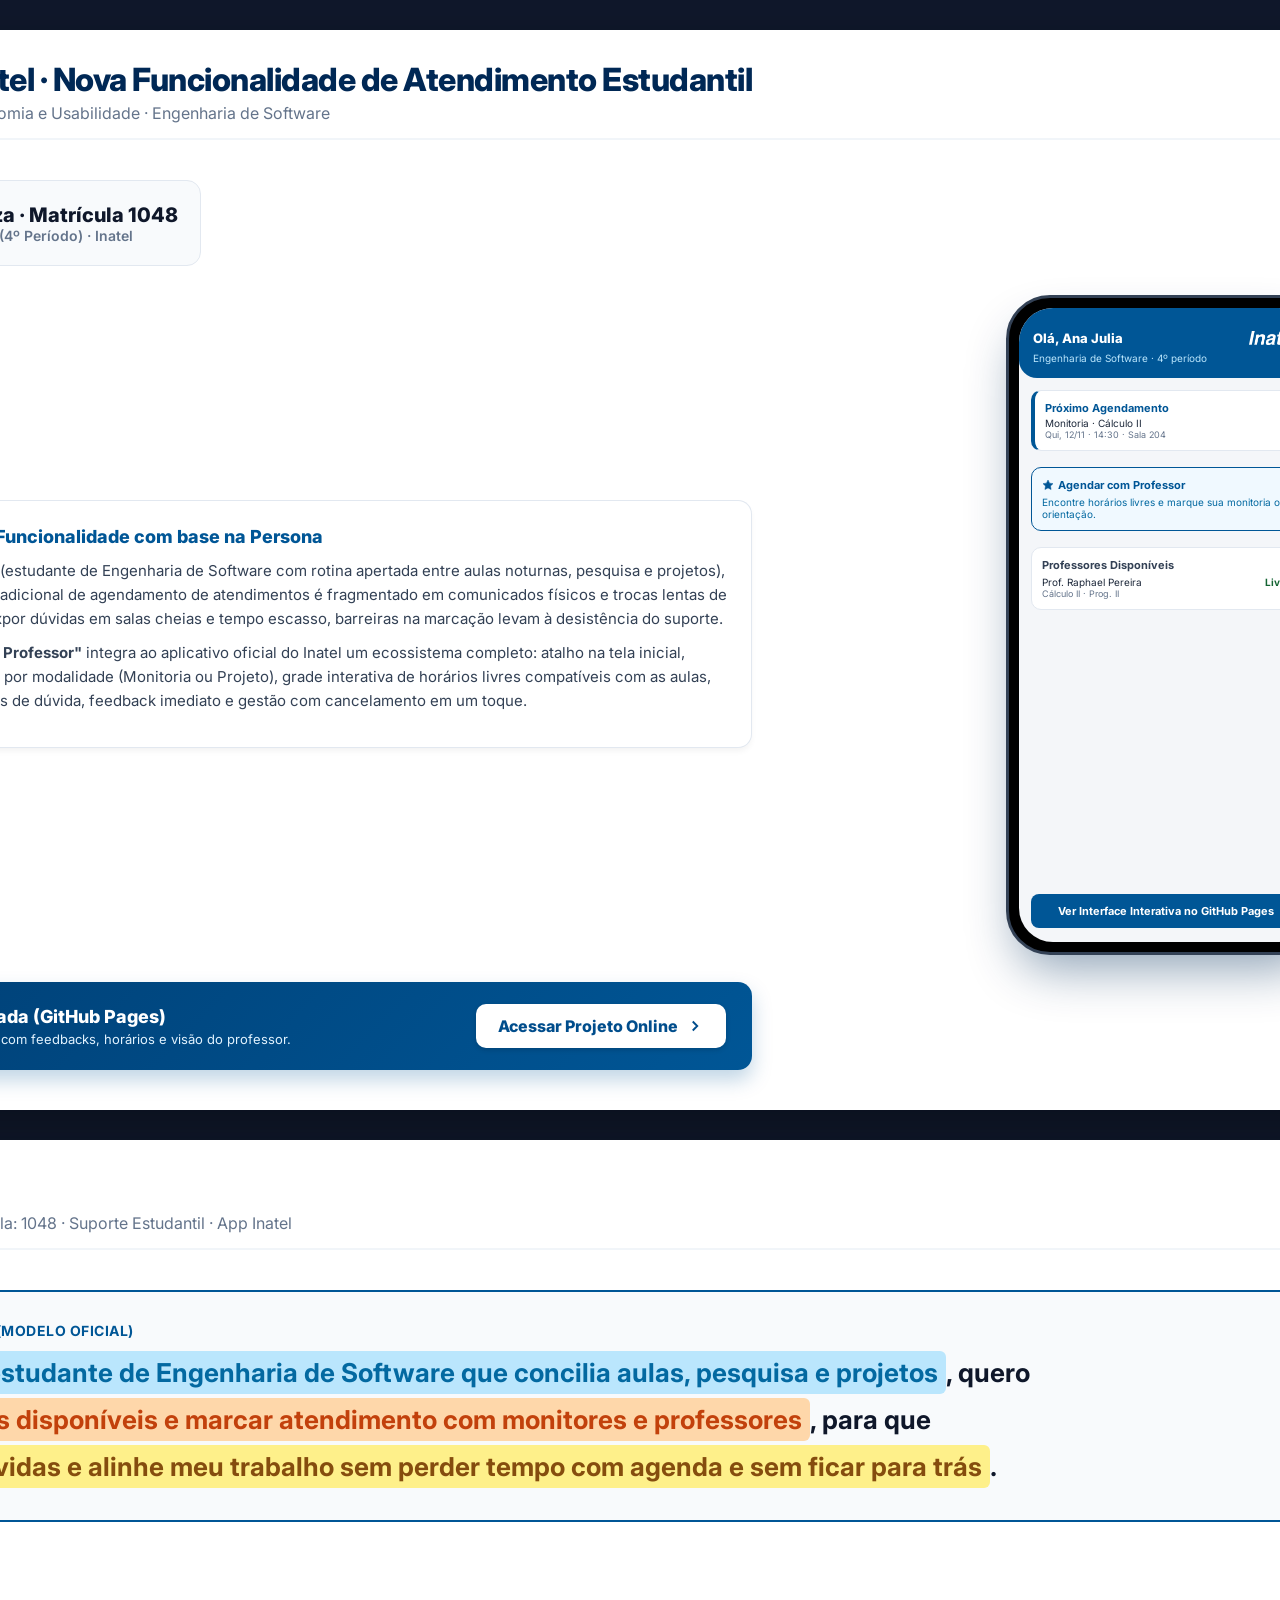
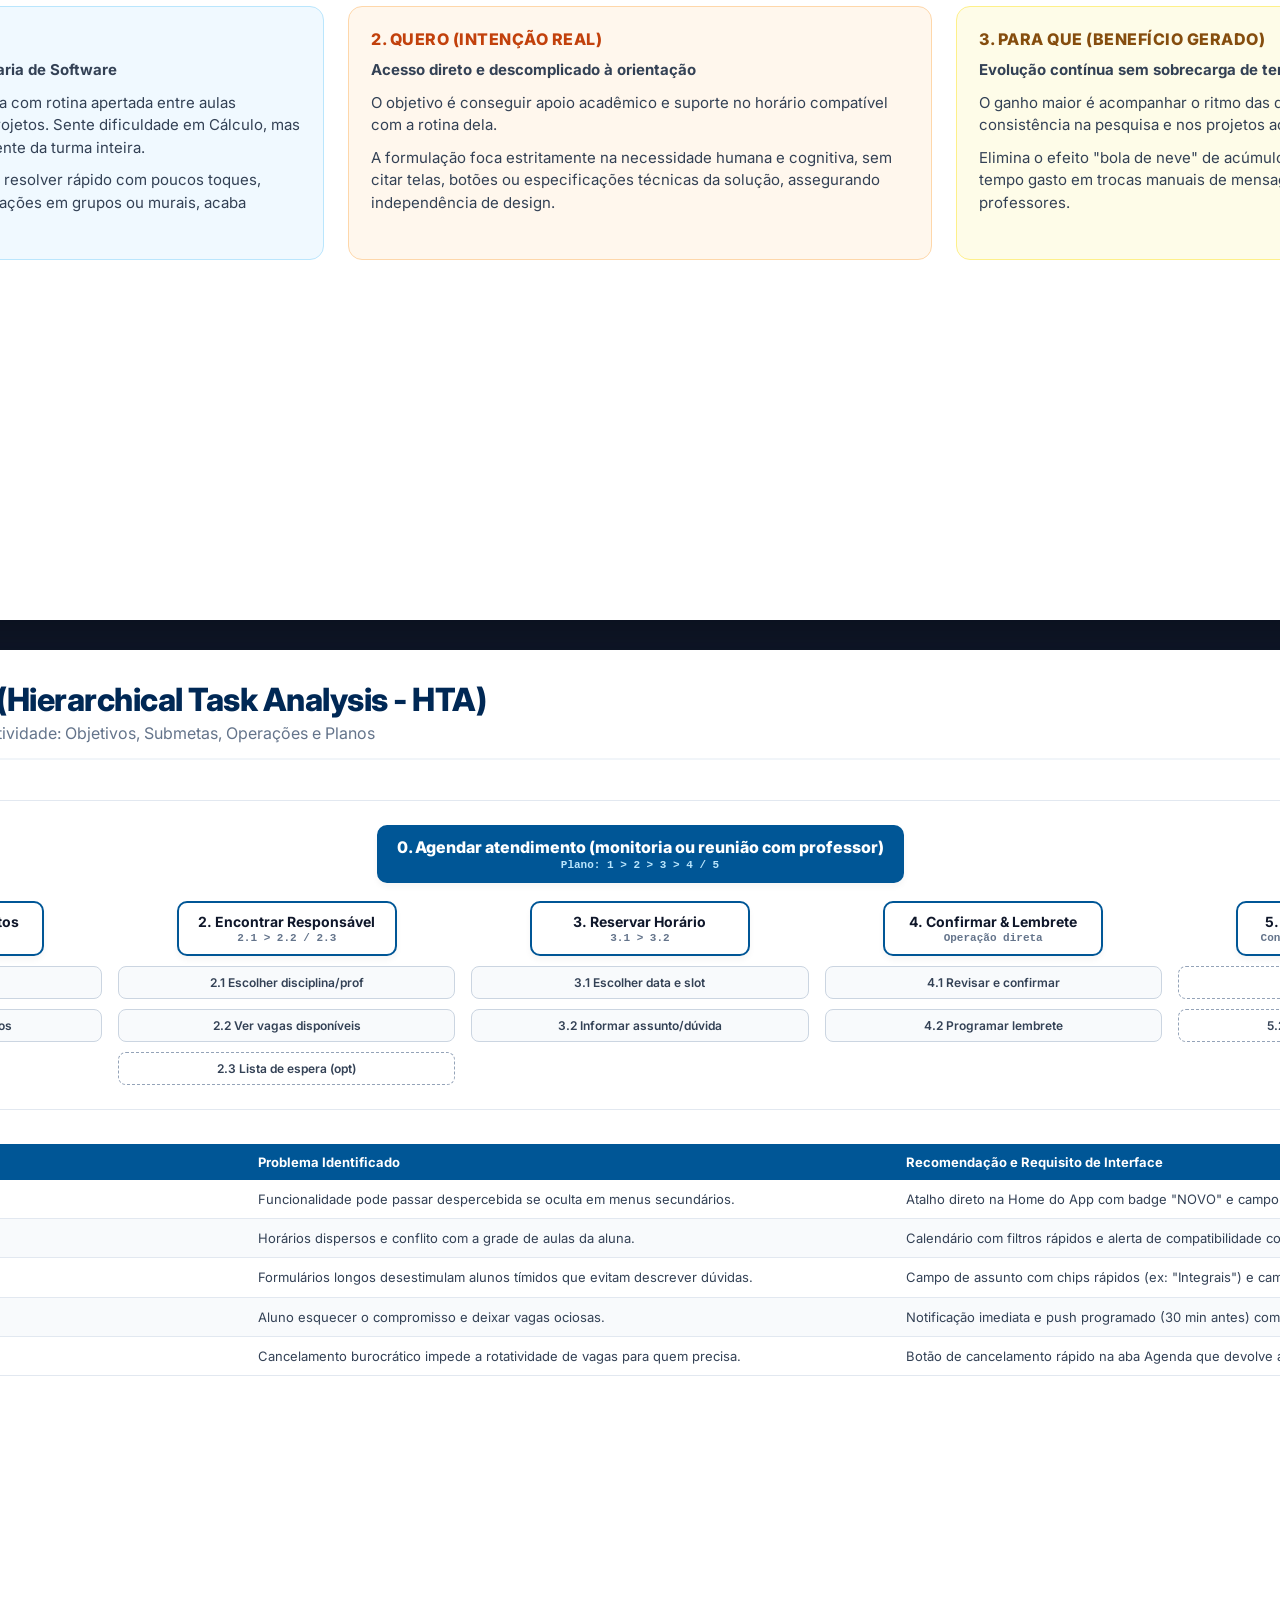
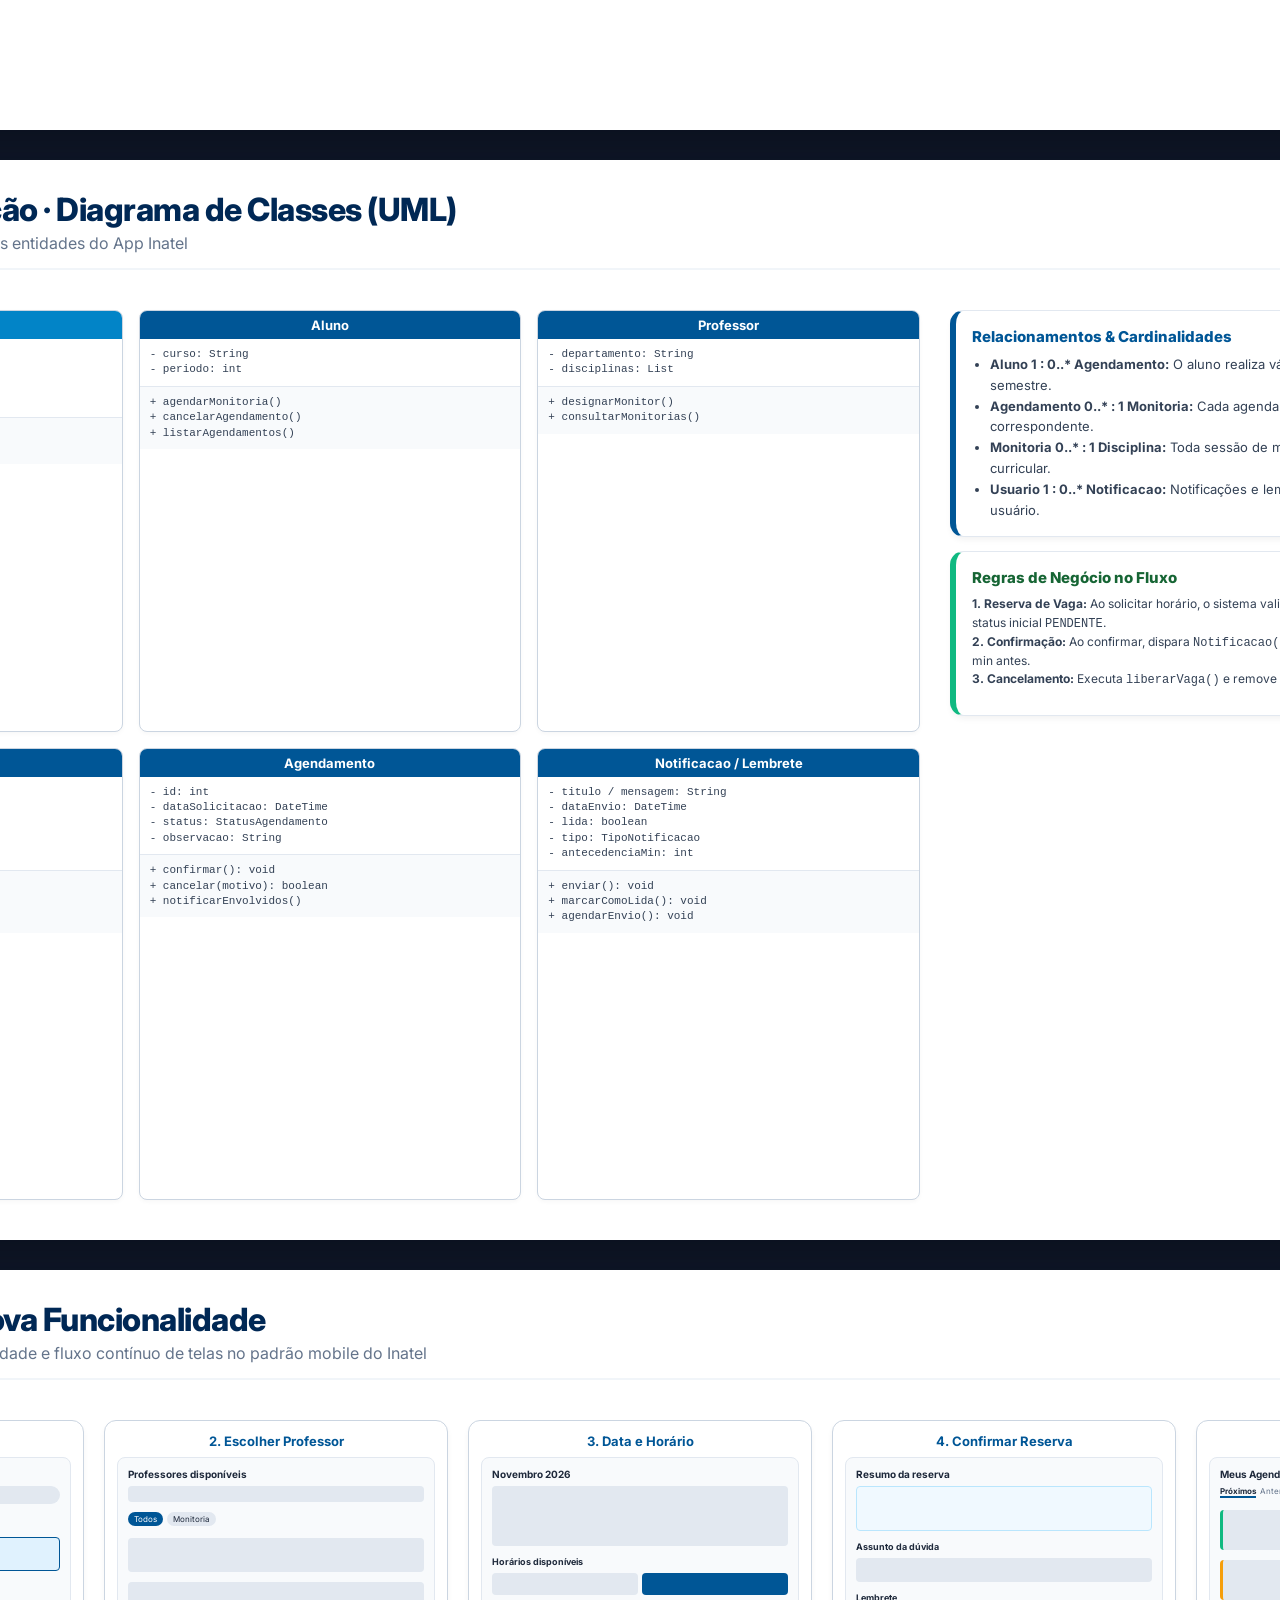
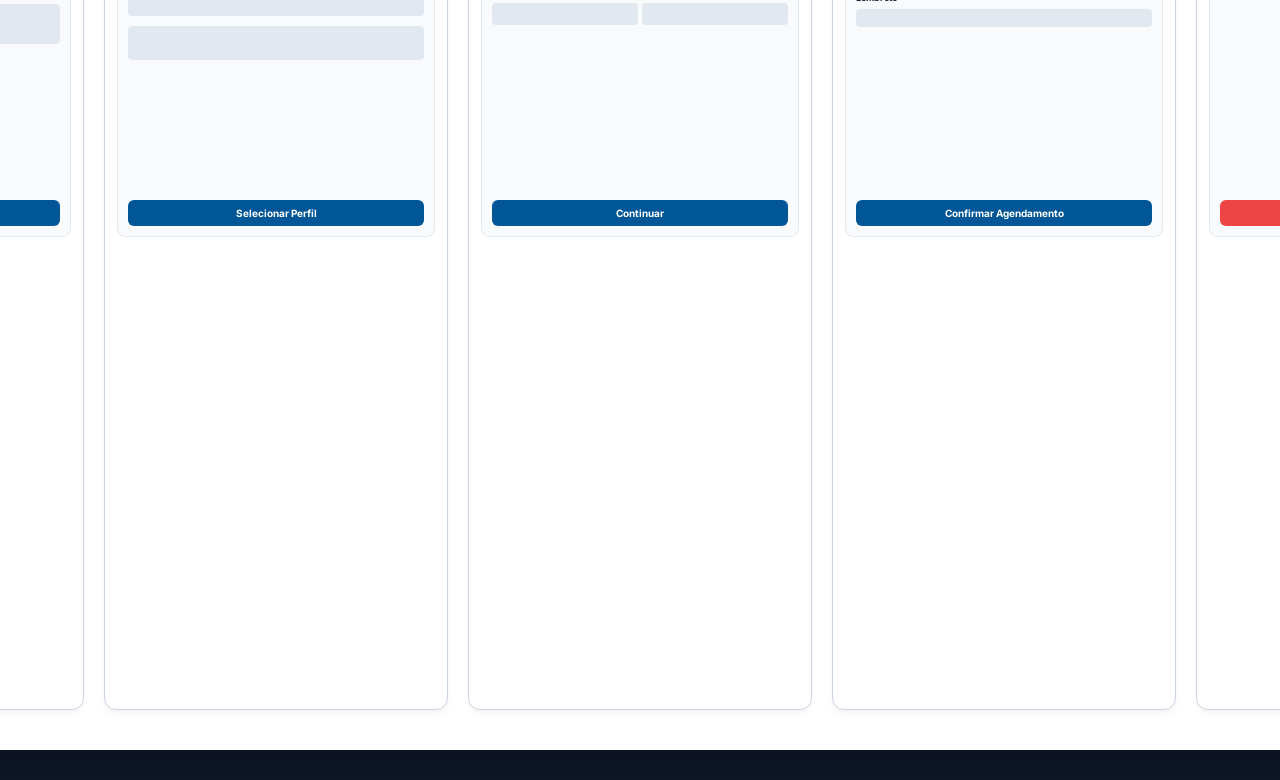
<file: entrega.html>
<!DOCTYPE html>
<html lang="pt-BR">
<head>
  <meta charset="UTF-8">
  <title>Entrega Final · App Inatel · Agendamento de Atendimentos</title>
  <style>
    @import url('https://fonts.googleapis.com/css2?family=Inter:wght@400;500;600;700;800;900&display=swap');

    * {
      margin: 0;
      padding: 0;
      box-sizing: border-box;
      -webkit-print-color-adjust: exact;
      print-color-adjust: exact;
    }

    body {
      font-family: 'Inter', -apple-system, BlinkMacSystemFont, "Segoe UI", Roboto, sans-serif;
      background: #0f172a;
      color: #1e293b;
      display: flex;
      flex-direction: column;
      align-items: center;
      gap: 30px;
      padding: 30px 0;
    }

    @page {
      size: 1920px 1080px;
      margin: 0;
    }

    .slide {
      width: 1920px;
      height: 1080px;
      background: #ffffff;
      position: relative;
      overflow: hidden;
      display: flex;
      flex-direction: column;
      page-break-after: always;
      box-shadow: 0 20px 40px rgba(0,0,0,0.3);
    }

    /* Top bar de cada slide */
    .slide-header {
      padding: 30px 60px 15px 60px;
      display: flex;
      justify-content: space-between;
      align-items: center;
      border-bottom: 2px solid #f1f5f9;
    }

    .slide-header-left h2 {
      font-size: 32px;
      font-weight: 800;
      color: #002855;
      letter-spacing: -0.5px;
      display: flex;
      align-items: center;
      gap: 16px;
    }

    .slide-header-left p {
      font-size: 16px;
      color: #64748b;
      margin-top: 4px;
    }

    .slide-header-meta {
      font-size: 15px;
      font-weight: 600;
      color: #475569;
      text-align: right;
    }

    .slide-body {
      flex: 1;
      padding: 40px 60px;
      display: flex;
      gap: 40px;
      overflow: hidden;
    }

    /* =========================================================================
       SLIDE 1: CAPA / JUSTIFICATIVA / LINK / MOCKUP
       ========================================================================= */
    .slide-1-content {
      flex: 1.15;
      display: flex;
      flex-direction: column;
      justify-content: space-between;
    }

    .author-badge {
      display: flex;
      align-items: center;
      gap: 16px;
      background: #f8fafc;
      border: 1px solid #e2e8f0;
      padding: 16px 22px;
      border-radius: 14px;
      width: fit-content;
    }

    .author-avatar {
      width: 52px;
      height: 52px;
      border-radius: 50%;
      background: #005696;
      color: #ffffff;
      font-size: 20px;
      font-weight: 800;
      display: flex;
      align-items: center;
      justify-content: center;
    }

    .author-info h3 {
      font-size: 20px;
      font-weight: 800;
      color: #0f172a;
    }

    .author-info p {
      font-size: 14px;
      color: #64748b;
      font-weight: 600;
    }

    .section-box {
      background: #ffffff;
      border: 1px solid #e2e8f0;
      border-left: 6px solid #005696;
      border-radius: 14px;
      padding: 24px;
      box-shadow: 0 4px 6px -1px rgba(0,0,0,0.05);
    }

    .section-box h4 {
      font-size: 18px;
      font-weight: 800;
      color: #005696;
      margin-bottom: 12px;
      display: flex;
      align-items: center;
      gap: 10px;
    }

    .section-box p {
      font-size: 15px;
      line-height: 1.6;
      color: #334155;
      margin-bottom: 10px;
    }

    .link-box {
      background: linear-gradient(135deg, #003e73 0%, #005696 100%);
      color: #ffffff;
      border-radius: 14px;
      padding: 22px 26px;
      display: flex;
      align-items: center;
      justify-content: space-between;
      box-shadow: 0 10px 20px rgba(0, 86, 150, 0.25);
    }

    .link-box-text h4 {
      font-size: 18px;
      font-weight: 800;
      margin-bottom: 4px;
    }

    .link-box-text p {
      font-size: 13px;
      color: #e0f2fe;
    }

    .link-url {
      background: #ffffff;
      color: #004d8c;
      font-size: 16px;
      font-weight: 800;
      padding: 12px 22px;
      border-radius: 10px;
      text-decoration: none;
      display: inline-flex;
      align-items: center;
      gap: 8px;
      box-shadow: 0 2px 5px rgba(0,0,0,0.15);
    }

    .slide-1-mockup {
      flex: 0.85;
      display: flex;
      align-items: center;
      justify-content: center;
      gap: 20px;
    }

    .phone-mockup-frame {
      width: 320px;
      height: 660px;
      background: #000000;
      border-radius: 44px;
      padding: 10px;
      box-shadow: 0 25px 50px -12px rgba(0, 46, 91, 0.45);
      border: 3px solid #334155;
    }

    .phone-inner-screen {
      width: 100%;
      height: 100%;
      background: #f4f6f9;
      border-radius: 34px;
      overflow: hidden;
      display: flex;
      flex-direction: column;
    }

    /* Mockup Header */
    .mock-header {
      background: #005696;
      color: #ffffff;
      padding: 22px 14px 14px 14px;
      border-bottom-left-radius: 18px;
      border-bottom-right-radius: 18px;
    }

    .mock-title { font-size: 13px; font-weight: 800; }
    .mock-sub { font-size: 10px; color: #bae6fd; }

    .mock-card {
      background: #ffffff;
      border: 1px solid #e2e8f0;
      border-radius: 10px;
      padding: 10px;
      margin: 8px 12px;
      font-size: 11px;
    }

    /* =========================================================================
       SLIDE 2: USER STORY & FRAMEWORK
       ========================================================================= */
    .user-story-card {
      background: #f8fafc;
      border: 2px solid #005696;
      border-radius: 18px;
      padding: 30px;
      margin-bottom: 24px;
    }

    .user-story-highlight {
      font-size: 26px;
      font-weight: 700;
      line-height: 1.5;
      color: #0f172a;
    }

    .tag-highlight {
      padding: 2px 8px;
      border-radius: 6px;
      display: inline-block;
      margin: 2px 0;
    }

    .tag-persona { background: #bae6fd; color: #0369a1; }
    .tag-want { background: #fed7aa; color: #c2410c; }
    .tag-benefit { background: #fef08a; color: #854d0e; }

    .story-grid {
      display: grid;
      grid-template-columns: repeat(3, 1fr);
      gap: 24px;
      margin-top: 20px;
    }

    .story-col-card {
      border-radius: 14px;
      padding: 22px;
      display: flex;
      flex-direction: column;
      gap: 10px;
    }

    .story-col-card.col-persona { background: #f0f9ff; border: 1px solid #bae6fd; }
    .story-col-card.col-want { background: #fff7ed; border: 1px solid #fed7aa; }
    .story-col-card.col-benefit { background: #fefce8; border: 1px solid #fef08a; }

    .story-col-title {
      font-size: 16px;
      font-weight: 800;
      text-transform: uppercase;
      letter-spacing: 0.5px;
    }

    .story-col-card p {
      font-size: 15px;
      line-height: 1.5;
      color: #334155;
    }

    /* =========================================================================
       SLIDE 3: HTA (ANÁLISE HIERÁRQUICA DE TAREFAS)
       ========================================================================= */
    .hta-tree-box {
      width: 100%;
      background: #ffffff;
      border: 1px solid #e2e8f0;
      border-radius: 16px;
      padding: 24px;
      display: flex;
      flex-direction: column;
      align-items: center;
      gap: 18px;
    }

    .hta-node {
      background: #ffffff;
      border: 2px solid #005696;
      border-radius: 10px;
      padding: 10px 18px;
      text-align: center;
      min-width: 220px;
      box-shadow: 0 4px 6px rgba(0,0,0,0.04);
    }

    .hta-node.root {
      background: #005696;
      color: #ffffff;
      font-size: 16px;
      font-weight: 800;
    }

    .hta-node.root .hta-subtext {
      color: #bae6fd;
    }

    .hta-node-title {
      font-size: 14px;
      font-weight: 700;
      color: #0f172a;
    }

    .hta-subtext {
      font-size: 11px;
      color: #64748b;
      margin-top: 2px;
      font-family: monospace;
      font-weight: 600;
    }

    .hta-branches {
      display: grid;
      grid-template-columns: repeat(5, 1fr);
      gap: 16px;
      width: 100%;
    }

    .hta-subbranch {
      display: flex;
      flex-direction: column;
      gap: 10px;
      align-items: center;
    }

    .hta-subnode {
      background: #f8fafc;
      border: 1px solid #cbd5e1;
      border-radius: 8px;
      padding: 8px 12px;
      font-size: 12px;
      text-align: center;
      width: 100%;
      font-weight: 600;
      color: #334155;
    }

    .hta-subnode.optional {
      border-style: dashed;
      border-color: #94a3b8;
      background: #ffffff;
    }

    .hta-table {
      width: 100%;
      border-collapse: collapse;
      margin-top: 14px;
      font-size: 13px;
    }

    .hta-table th {
      background: #005696;
      color: #ffffff;
      padding: 10px 14px;
      text-align: left;
      font-weight: 700;
    }

    .hta-table td {
      padding: 10px 14px;
      border-bottom: 1px solid #e2e8f0;
      vertical-align: top;
      color: #334155;
      line-height: 1.4;
    }

    .hta-table tr:nth-child(even) {
      background: #f8fafc;
    }

    /* =========================================================================
       SLIDE 4: UML E FLUXO DE INFORMAÇÕES
       ========================================================================= */
    .uml-layout {
      display: grid;
      grid-template-columns: 2fr 1fr;
      gap: 30px;
      width: 100%;
    }

    .uml-cards-grid {
      display: grid;
      grid-template-columns: repeat(3, 1fr);
      gap: 16px;
    }

    .uml-class-card {
      background: #ffffff;
      border: 1px solid #cbd5e1;
      border-radius: 8px;
      overflow: hidden;
      font-size: 12px;
      box-shadow: 0 2px 4px rgba(0,0,0,0.03);
    }

    .uml-class-header {
      background: #005696;
      color: #ffffff;
      padding: 6px 10px;
      text-align: center;
      font-weight: 700;
      font-size: 13px;
    }

    .uml-class-header.abstract {
      background: #0284c7;
    }

    .uml-class-section {
      padding: 8px 10px;
      border-bottom: 1px solid #e2e8f0;
      font-family: monospace;
      font-size: 11px;
      color: #334155;
      line-height: 1.4;
    }

    .uml-class-section:last-child {
      border-bottom: none;
      background: #f8fafc;
    }

    /* =========================================================================
       SLIDE 5: WIREFRAMES E NAVEGAÇÃO
       ========================================================================= */
    .wireframe-showcase {
      display: grid;
      grid-template-columns: repeat(5, 1fr);
      gap: 20px;
      width: 100%;
    }

    .wf-card {
      background: #ffffff;
      border: 1px solid #cbd5e1;
      border-radius: 12px;
      padding: 12px;
      display: flex;
      flex-direction: column;
      gap: 8px;
      text-align: center;
      box-shadow: 0 4px 6px rgba(0,0,0,0.04);
    }

    .wf-card h5 {
      font-size: 13px;
      font-weight: 700;
      color: #005696;
    }

    .wf-card-inner {
      height: 380px;
      background: #f8fafc;
      border: 1px solid #e2e8f0;
      border-radius: 8px;
      padding: 10px;
      display: flex;
      flex-direction: column;
      gap: 6px;
      overflow: hidden;
      text-align: left;
    }

    .wf-bar { height: 12px; background: #e2e8f0; border-radius: 4px; margin-bottom: 4px; }
    .wf-btn { height: 26px; background: #005696; border-radius: 6px; color: #fff; font-size: 10px; display: flex; align-items: center; justify-content: center; font-weight: 700; }
  </style>
</head>
<body>

  <!-- =======================================================================
       SLIDE 1: CAPA, JUSTIFICATIVA, LINK E MOCKUP
       ======================================================================= -->
  <section class="slide" id="slide-1">
    <div class="slide-header">
      <div class="slide-header-left">
        <h2>
          <img src="Inatel.png" alt="Inatel" style="height: 36px; width: auto; object-fit: contain;">
          <span>App Inatel · Nova Funcionalidade de Atendimento Estudantil</span>
        </h2>
        <p>Interface Homem-Máquina · Ergonomia e Usabilidade · Engenharia de Software</p>
      </div>
      <div class="slide-header-meta">
        <div><strong>Aluna:</strong> Ana Julia de Souza</div>
        <div><strong>Matrícula:</strong> 1048</div>
      </div>
    </div>

    <div class="slide-body">
      <div class="slide-1-content">
        <div class="author-badge">
          <div class="author-avatar">AJ</div>
          <div class="author-info">
            <h3>Ana Julia de Souza · Matrícula 1048</h3>
            <p>Engenharia de Software (4º Período) · Inatel</p>
          </div>
        </div>

        <div class="section-box">
          <h4>
            <svg width="22" height="22" viewBox="0 0 24 24" fill="none" stroke="currentColor" stroke-width="2.5"><circle cx="12" cy="12" r="10"></circle><line x1="12" y1="16" x2="12" y2="12"></line><line x1="12" y1="8" x2="12.01" y2="8"></line></svg>
            Justificativa da Nova Funcionalidade com base na Persona
          </h4>
          <p>
            Com base na persona <strong>Ana Julia</strong> (estudante de Engenharia de Software com rotina apertada entre aulas noturnas, pesquisa e projetos), identificou-se que o processo tradicional de agendamento de atendimentos é fragmentado em comunicados físicos e trocas lentas de mensagens. Por ter receio de expor dúvidas em salas cheias e tempo escasso, barreiras na marcação levam à desistência do suporte.
          </p>
          <p>
            A funcionalidade <strong>"Agendar com Professor"</strong> integra ao aplicativo oficial do Inatel um ecossistema completo: atalho na tela inicial, busca em tempo real com filtros por modalidade (Monitoria ou Projeto), grade interativa de horários livres compatíveis com as aulas, indicação simplificada de tópicos de dúvida, feedback imediato e gestão com cancelamento em um toque.
          </p>
        </div>

        <div class="link-box">
          <div class="link-box-text">
            <h4>Interface Interativa Publicada (GitHub Pages)</h4>
            <p>Simulação completa de ponta a ponta com feedbacks, horários e visão do professor.</p>
          </div>
          <a class="link-url" href="https://njjsouza.github.io/projeto-s05/" target="_blank">
            <span>Acessar Projeto Online</span>
            <svg width="18" height="18" viewBox="0 0 24 24" fill="none" stroke="currentColor" stroke-width="2.5"><polyline points="9 18 15 12 9 6"></polyline></svg>
          </a>
        </div>
      </div>

      <!-- Mockup do App em Celular -->
      <div class="slide-1-mockup">
        <div class="phone-mockup-frame">
          <div class="phone-inner-screen">
            <div class="mock-header">
              <div style="display: flex; justify-content: space-between; align-items: center; margin-bottom: 6px;">
                <span class="mock-title">Olá, Ana Julia</span>
                <img src="Inatel.png" alt="Inatel" style="height: 14px; width: auto; filter: brightness(0) invert(1);">
              </div>
              <div class="mock-sub">Engenharia de Software · 4º período</div>
            </div>

            <div class="mock-card" style="border-left: 4px solid #005696; margin-top: 12px;">
              <strong style="color: #005696;">Próximo Agendamento</strong>
              <div style="font-size: 10px; margin-top: 2px;">Monitoria · Cálculo II</div>
              <div style="font-size: 9px; color: #64748b;">Qui, 12/11 · 14:30 · Sala 204</div>
            </div>

            <div class="mock-card" style="background: #f0f9ff; border: 1.5px solid #005696;">
              <strong style="color: #005696; display: inline-flex; align-items: center; gap: 4px;">
                <svg width="12" height="12" viewBox="0 0 24 24" fill="#005696" stroke="#005696" stroke-width="1"><polygon points="12 2 15.09 8.26 22 9.27 17 14.14 18.18 21.02 12 17.77 5.82 21.02 7 14.14 2 9.27 8.91 8.26 12 2"></polygon></svg>
                Agendar com Professor
              </strong>
              <div style="font-size: 10px; color: #0369a1; margin-top: 2px;">Encontre horários livres e marque sua monitoria ou orientação.</div>
            </div>

            <div class="mock-card">
              <strong style="color: #334155;">Professores Disponíveis</strong>
              <div style="font-size: 10px; margin-top: 4px; display: flex; justify-content: space-between;">
                <span>Prof. Raphael Pereira</span>
                <span style="color: #166534; font-weight: 700;">Livre</span>
              </div>
              <div style="font-size: 9px; color: #64748b;">Cálculo II · Prog. II</div>
            </div>

            <div style="margin: auto 12px 14px 12px; background: #005696; color: #fff; padding: 10px; border-radius: 8px; text-align: center; font-size: 11px; font-weight: 700;">
              Ver Interface Interativa no GitHub Pages
            </div>
          </div>
        </div>
      </div>
    </div>
  </section>

  <!-- =======================================================================
       SLIDE 2: USER STORY
       ======================================================================= -->
  <section class="slide" id="slide-2">
    <div class="slide-header">
      <div class="slide-header-left">
        <h2>User Story</h2>
        <p>Aluna: Ana Julia de Souza · Matrícula: 1048 · Suporte Estudantil · App Inatel</p>
      </div>
      <div class="slide-header-meta">
        <div>Slide 2 de 5</div>
      </div>
    </div>

    <div class="slide-body" style="flex-direction: column;">
      <div class="user-story-card">
        <div style="font-size: 14px; font-weight: 700; color: #005696; text-transform: uppercase; margin-bottom: 10px; letter-spacing: 0.5px;">
          Declaração da User Story (Modelo Oficial)
        </div>
        <div class="user-story-highlight">
          Como <span class="tag-highlight tag-persona">Ana Julia, estudante de Engenharia de Software que concilia aulas, pesquisa e projetos</span>, 
          quero <span class="tag-highlight tag-want">encontrar horários disponíveis e marcar atendimento com monitores e professores</span>, 
          para que <span class="tag-highlight tag-benefit">eu tire minhas dúvidas e alinhe meu trabalho sem perder tempo com agenda e sem ficar para trás</span>.
        </div>
      </div>

      <div class="story-grid">
        <div class="story-col-card col-persona">
          <div class="story-col-title" style="color: #0369a1;">1. Persona</div>
          <p><strong>Ana Julia, 4º período de Engenharia de Software</strong></p>
          <p>
            Não é só uma aluna: é uma pessoa com rotina apertada entre aulas noturnas, iniciação científica e projetos. Sente dificuldade em Cálculo, mas tem vergonha de perguntar na frente da turma inteira.
          </p>
          <p>
            É organizada e vive no celular: se resolver rápido com poucos toques, resolve; se precisar caçar informações em grupos ou murais, acaba desistindo.
          </p>
        </div>

        <div class="story-col-card col-want">
          <div class="story-col-title" style="color: #c2410c;">2. Quero (Intenção Real)</div>
          <p><strong>Acesso direto e descomplicado à orientação</strong></p>
          <p>
            O objetivo é conseguir apoio acadêmico e suporte no horário compatível com a rotina dela.
          </p>
          <p>
            A formulação foca estritamente na necessidade humana e cognitiva, sem citar telas, botões ou especificações técnicas da solução, assegurando independência de design.
          </p>
        </div>

        <div class="story-col-card col-benefit">
          <div class="story-col-title" style="color: #854d0e;">3. Para que (Benefício Gerado)</div>
          <p><strong>Evolução contínua sem sobrecarga de tempo</strong></p>
          <p>
            O ganho maior é acompanhar o ritmo das disciplinas e avançar com consistência na pesquisa e nos projetos acadêmicos.
          </p>
          <p>
            Elimina o efeito "bola de neve" de acúmulo de dúvidas teóricas, poupando tempo gasto em trocas manuais de mensagens para combinar horários com professores.
          </p>
        </div>
      </div>
    </div>
  </section>

  <!-- =======================================================================
       SLIDE 3: ANÁLISE DA TAREFA (HTA)
       ======================================================================= -->
  <section class="slide" id="slide-3">
    <div class="slide-header">
      <div class="slide-header-left">
        <h2>Análise da Tarefa (Hierarchical Task Analysis - HTA)</h2>
        <p>Decomposição hierarquizada da atividade: Objetivos, Submetas, Operações e Planos</p>
      </div>
      <div class="slide-header-meta">
        <div>Slide 3 de 5</div>
      </div>
    </div>

    <div class="slide-body" style="flex-direction: column; gap: 20px;">
      <!-- Árvore HTA -->
      <div class="hta-tree-box">
        <div class="hta-node root">
          0. Agendar atendimento (monitoria ou reunião com professor)
          <div class="hta-subtext">Plano: 1 > 2 > 3 > 4 / 5</div>
        </div>

        <div class="hta-branches">
          <div class="hta-subbranch">
            <div class="hta-node">
              <div class="hta-node-title">1. Acessar Atendimentos</div>
              <div class="hta-subtext">1.1 > 1.2</div>
            </div>
            <div class="hta-subnode">1.1 Abrir App e login</div>
            <div class="hta-subnode">1.2 Tocar em Atendimentos</div>
          </div>

          <div class="hta-subbranch">
            <div class="hta-node">
              <div class="hta-node-title">2. Encontrar Responsável</div>
              <div class="hta-subtext">2.1 > 2.2 / 2.3</div>
            </div>
            <div class="hta-subnode">2.1 Escolher disciplina/prof</div>
            <div class="hta-subnode">2.2 Ver vagas disponíveis</div>
            <div class="hta-subnode optional">2.3 Lista de espera (opt)</div>
          </div>

          <div class="hta-subbranch">
            <div class="hta-node">
              <div class="hta-node-title">3. Reservar Horário</div>
              <div class="hta-subtext">3.1 > 3.2</div>
            </div>
            <div class="hta-subnode">3.1 Escolher data e slot</div>
            <div class="hta-subnode">3.2 Informar assunto/dúvida</div>
          </div>

          <div class="hta-subbranch">
            <div class="hta-node">
              <div class="hta-node-title">4. Confirmar & Lembrete</div>
              <div class="hta-subtext">Operação direta</div>
            </div>
            <div class="hta-subnode">4.1 Revisar e confirmar</div>
            <div class="hta-subnode">4.2 Programar lembrete</div>
          </div>

          <div class="hta-subbranch">
            <div class="hta-node">
              <div class="hta-node-title">5. Cancelar / Reagendar</div>
              <div class="hta-subtext">Condicional (contingência)</div>
            </div>
            <div class="hta-subnode optional">5.1 Acessar Agenda</div>
            <div class="hta-subnode optional">5.2 Liberar vaga em 1 toque</div>
          </div>
        </div>
      </div>

      <!-- Tabela de Problemas e Recomendações -->
      <table class="hta-table">
        <thead>
          <tr>
            <th style="width: 28%;">Submeta / Operação</th>
            <th style="width: 36%;">Problema Identificado</th>
            <th style="width: 36%;">Recomendação e Requisito de Interface</th>
          </tr>
        </thead>
        <tbody>
          <tr>
            <td><strong>1. Acessar Atendimentos</strong></td>
            <td>Funcionalidade pode passar despercebida se oculta em menus secundários.</td>
            <td>Atalho direto na Home do App com badge "NOVO" e campo de busca global.</td>
          </tr>
          <tr>
            <td><strong>2. Encontrar monitor/professor</strong></td>
            <td>Horários dispersos e conflito com a grade de aulas da aluna.</td>
            <td>Calendário com filtros rápidos e alerta de compatibilidade com a grade noturna.</td>
          </tr>
          <tr>
            <td><strong>3. Reservar horário</strong></td>
            <td>Formulários longos desestimulam alunos tímidos que evitam descrever dúvidas.</td>
            <td>Campo de assunto com chips rápidos (ex: "Integrais") e campo de texto opcional.</td>
          </tr>
          <tr>
            <td><strong>4. Confirmação & Feedback</strong></td>
            <td>Aluno esquecer o compromisso e deixar vagas ociosas.</td>
            <td>Notificação imediata e push programado (30 min antes) com confirmação de presença.</td>
          </tr>
          <tr>
            <td><strong>5. Cancelar agendamento</strong></td>
            <td>Cancelamento burocrático impede a rotatividade de vagas para quem precisa.</td>
            <td>Botão de cancelamento rápido na aba Agenda que devolve a vaga instantaneamente.</td>
          </tr>
        </tbody>
      </table>
    </div>
  </section>

  <!-- =======================================================================
       SLIDE 4: FLUXO DE INFORMAÇÕES (UML)
       ======================================================================= -->
  <section class="slide" id="slide-4">
    <div class="slide-header">
      <div class="slide-header-left">
        <h2>Fluxo de Informação · Diagrama de Classes (UML)</h2>
        <p>Modelagem orientada a objetos das entidades do App Inatel</p>
      </div>
      <div class="slide-header-meta">
        <div>Slide 4 de 5</div>
      </div>
    </div>

    <div class="slide-body">
      <div class="uml-layout">
        <!-- Classes Grid -->
        <div class="uml-cards-grid">
          <!-- Usuario -->
          <div class="uml-class-card">
            <div class="uml-class-header abstract">«abstract» Usuario</div>
            <div class="uml-class-section">
              - id: int<br>
              # nome: String<br>
              # email: String<br>
              # matricula: String
            </div>
            <div class="uml-class-section">
              + autenticar(): boolean<br>
              + listarNotificacoes()
            </div>
          </div>

          <!-- Aluno -->
          <div class="uml-class-card">
            <div class="uml-class-header">Aluno</div>
            <div class="uml-class-section">
              - curso: String<br>
              - periodo: int
            </div>
            <div class="uml-class-section">
              + agendarMonitoria()<br>
              + cancelarAgendamento()<br>
              + listarAgendamentos()
            </div>
          </div>

          <!-- Professor -->
          <div class="uml-class-card">
            <div class="uml-class-header">Professor</div>
            <div class="uml-class-section">
              - departamento: String<br>
              - disciplinas: List
            </div>
            <div class="uml-class-section">
              + designarMonitor()<br>
              + consultarMonitorias()
            </div>
          </div>

          <!-- Monitoria -->
          <div class="uml-class-card">
            <div class="uml-class-header">Monitoria</div>
            <div class="uml-class-section">
              - id: int<br>
              - assunto: String<br>
              - inicio / fim: DateTime<br>
              - vagasTotais / ocupadas: int<br>
              - status: StatusMonitoria
            </div>
            <div class="uml-class-section">
              + haVagas(): boolean<br>
              + reservarVaga(): boolean<br>
              + liberarVaga(): void
            </div>
          </div>

          <!-- Agendamento -->
          <div class="uml-class-card">
            <div class="uml-class-header">Agendamento</div>
            <div class="uml-class-section">
              - id: int<br>
              - dataSolicitacao: DateTime<br>
              - status: StatusAgendamento<br>
              - observacao: String
            </div>
            <div class="uml-class-section">
              + confirmar(): void<br>
              + cancelar(motivo): boolean<br>
              + notificarEnvolvidos()
            </div>
          </div>

          <!-- Notificacao & Lembrete -->
          <div class="uml-class-card">
            <div class="uml-class-header">Notificacao / Lembrete</div>
            <div class="uml-class-section">
              - titulo / mensagem: String<br>
              - dataEnvio: DateTime<br>
              - lida: boolean<br>
              - tipo: TipoNotificacao<br>
              - antecedenciaMin: int
            </div>
            <div class="uml-class-section">
              + enviar(): void<br>
              + marcarComoLida(): void<br>
              + agendarEnvio(): void
            </div>
          </div>
        </div>

        <!-- Relacionamentos e Regras de Negócio -->
        <div style="display: flex; flex-direction: column; gap: 14px;">
          <div class="section-box" style="padding: 16px;">
            <h4 style="font-size: 15px; margin-bottom: 8px;">Relacionamentos & Cardinalidades</h4>
            <ul style="font-size: 13px; color: #334155; line-height: 1.6; padding-left: 18px;">
              <li><strong>Aluno 1 : 0..* Agendamento:</strong> O aluno realiza vários agendamentos ao longo do semestre.</li>
              <li><strong>Agendamento 0..* : 1 Monitoria:</strong> Cada agendamento ocupa 1 vaga na monitoria correspondente.</li>
              <li><strong>Monitoria 0..* : 1 Disciplina:</strong> Toda sessão de monitoria é vinculada a uma disciplina curricular.</li>
              <li><strong>Usuario 1 : 0..* Notificacao:</strong> Notificações e lembretes são associados diretamente ao usuário.</li>
            </ul>
          </div>

          <div class="section-box" style="padding: 16px; border-left-color: #10b981;">
            <h4 style="font-size: 15px; color: #166534; margin-bottom: 8px;">Regras de Negócio no Fluxo</h4>
            <p style="font-size: 12px; line-height: 1.5; color: #334155;">
              <strong>1. Reserva de Vaga:</strong> Ao solicitar horário, o sistema valida <code>haVagas()</code> e cria agendamento com status inicial <code>PENDENTE</code>.<br>
              <strong>2. Confirmação:</strong> Ao confirmar, dispara <code>Notificacao(CONFIRMACAO)</code> e agenda o <code>Lembrete</code> 30 min antes.<br>
              <strong>3. Cancelamento:</strong> Executa <code>liberarVaga()</code> e remove o lembrete programado.
            </p>
          </div>
        </div>
      </div>
    </div>
  </section>

  <!-- =======================================================================
       SLIDE 5: WIREFRAMES E TELAS
       ======================================================================= -->
  <section class="slide" id="slide-5">
    <div class="slide-header">
      <div class="slide-header-left">
        <h2>Wireframes da Nova Funcionalidade</h2>
        <p>Mapeamento de baixa/média fidelidade e fluxo contínuo de telas no padrão mobile do Inatel</p>
      </div>
      <div class="slide-header-meta">
        <div>Slide 5 de 5</div>
      </div>
    </div>

    <div class="slide-body">
      <div class="wireframe-showcase">
        <!-- Tela 2: Home -->
        <div class="wf-card">
          <h5>1. Início (Home)</h5>
          <div class="wf-card-inner">
            <div style="font-size: 10px; font-weight: 700; color: #005696;">Olá, Aluno</div>
            <div class="wf-bar" style="height: 18px; border-radius: 20px;"></div>
            <div style="font-size: 9px; font-weight: 700; margin-top: 6px;">Serviços</div>
            <div style="display: grid; grid-template-columns: 1fr 1fr; gap: 4px;">
              <div class="wf-bar" style="height: 34px;"></div>
              <div class="wf-bar" style="height: 34px; border: 1.5px solid #005696; background: #e0f2fe;"></div>
            </div>
            <div style="font-size: 9px; font-weight: 700; margin-top: 6px;">Próximo agendamento</div>
            <div class="wf-bar" style="height: 40px;"></div>
            <div class="wf-btn" style="margin-top: auto;">Atalho "Agendar"</div>
          </div>
        </div>

        <!-- Tela 3: Selecionar Professor -->
        <div class="wf-card">
          <h5>2. Escolher Professor</h5>
          <div class="wf-card-inner">
            <div style="font-size: 10px; font-weight: 700;">Professores disponíveis</div>
            <div class="wf-bar" style="height: 16px;"></div>
            <div style="display: flex; gap: 4px; margin-bottom: 6px;">
              <div style="font-size: 8px; background: #005696; color: #fff; padding: 2px 6px; border-radius: 10px;">Todos</div>
              <div style="font-size: 8px; background: #e2e8f0; padding: 2px 6px; border-radius: 10px;">Monitoria</div>
            </div>
            <div class="wf-bar" style="height: 34px;"></div>
            <div class="wf-bar" style="height: 34px;"></div>
            <div class="wf-bar" style="height: 34px;"></div>
            <div class="wf-btn" style="margin-top: auto;">Selecionar Perfil</div>
          </div>
        </div>

        <!-- Tela 5: Calendário e Horários -->
        <div class="wf-card">
          <h5>3. Data e Horário</h5>
          <div class="wf-card-inner">
            <div style="font-size: 10px; font-weight: 700;">Novembro 2026</div>
            <div class="wf-bar" style="height: 60px;"></div>
            <div style="font-size: 9px; font-weight: 700;">Horários disponíveis</div>
            <div style="display: grid; grid-template-columns: 1fr 1fr; gap: 4px;">
              <div class="wf-bar" style="height: 22px;"></div>
              <div class="wf-bar" style="height: 22px; background: #005696;"></div>
              <div class="wf-bar" style="height: 22px;"></div>
              <div class="wf-bar" style="height: 22px;"></div>
            </div>
            <div class="wf-btn" style="margin-top: auto;">Continuar</div>
          </div>
        </div>

        <!-- Tela 6: Confirmação -->
        <div class="wf-card">
          <h5>4. Confirmar Reserva</h5>
          <div class="wf-card-inner">
            <div style="font-size: 10px; font-weight: 700;">Resumo da reserva</div>
            <div class="wf-bar" style="height: 45px; background: #f0f9ff; border: 1px solid #bae6fd;"></div>
            <div style="font-size: 9px; font-weight: 700;">Assunto da dúvida</div>
            <div class="wf-bar" style="height: 24px;"></div>
            <div style="font-size: 9px; font-weight: 700;">Lembrete</div>
            <div class="wf-bar" style="height: 18px;"></div>
            <div class="wf-btn" style="margin-top: auto;">Confirmar Agendamento</div>
          </div>
        </div>

        <!-- Tela 8: Meus Agendamentos -->
        <div class="wf-card">
          <h5>5. Agenda & Cancelamento</h5>
          <div class="wf-card-inner">
            <div style="font-size: 10px; font-weight: 700;">Meus Agendamentos</div>
            <div style="display: flex; gap: 4px; margin-bottom: 6px;">
              <div style="font-size: 8px; border-bottom: 2px solid #005696; font-weight: 700;">Próximos</div>
              <div style="font-size: 8px; color: #64748b;">Anteriores</div>
            </div>
            <div class="wf-bar" style="height: 40px; border-left: 3px solid #10b981;"></div>
            <div class="wf-bar" style="height: 40px; border-left: 3px solid #f59e0b;"></div>
            <div class="wf-btn" style="margin-top: auto; background: #ef4444;">Cancelar / Reagendar</div>
          </div>
        </div>
      </div>
    </div>
  </section>

</body>
</html>
</file>
<file: assets/css/style.css>
/* ==========================================================================
   APP INATEL - AGENDAMENTO DE PROFESSORES
   Design System & Estilos Globais
   Identidade Visual: Instituto Nacional de Telecomunicações (Inatel)
   ========================================================================== */

:root {
  /* Paleta Oficial e Exata do Inatel (Pantone 294 C / Azul Marinho Escuro Institucional) */
  --inatel-blue-950: #001229;
  --inatel-blue-900: #001f42;
  --inatel-blue-800: #002855;
  --inatel-blue-700: #00366f;
  --inatel-blue-600: #00458a;
  --inatel-blue-500: #1e60ad;
  --inatel-blue-400: #2a75cb;
  --inatel-blue-100: #e2edfa;
  --inatel-blue-50:  #f0f5fc;

  --accent-cyan:     #00a8e8;
  --accent-orange:   #f59e0b;
  --accent-green:    #10b981;
  --accent-red:      #ef4444;

  /* Cores Neutras / Superfícies */
  --bg-app:          #f4f6f9;
  --bg-card:         #ffffff;
  --bg-subtle:       #f8fafc;
  --border-light:    #e2e8f0;
  --border-medium:   #cbd5e1;

  --text-title:      #0f172a;
  --text-body:       #334155;
  --text-muted:      #64748b;
  --text-light:      #94a3b8;
  --text-inverse:    #ffffff;

  /* Status Tokens */
  --status-livre-bg:       #dcfce7;
  --status-livre-text:     #166534;
  --status-vagas-bg:       #fef3c7;
  --status-vagas-text:     #92400e;
  --status-lotado-bg:      #fee2e2;
  --status-lotado-text:    #991b1b;
  --status-confirm-bg:     #d1fae5;
  --status-confirm-text:   #065f46;
  --status-pendente-bg:    #fef3c7;
  --status-pendente-text:  #b45309;

  /* Tipografia & Formas */
  --font-family: -apple-system, BlinkMacSystemFont, "Segoe UI", Roboto, Helvetica, Arial, sans-serif;
  --radius-xs: 4px;
  --radius-sm: 8px;
  --radius-md: 12px;
  --radius-lg: 16px;
  --radius-full: 9999px;

  /* Sombras */
  --shadow-sm: 0 1px 2px rgba(0, 0, 0, 0.05);
  --shadow-md: 0 4px 6px -1px rgba(0, 0, 0, 0.08), 0 2px 4px -2px rgba(0, 0, 0, 0.05);
  --shadow-lg: 0 10px 15px -3px rgba(0, 0, 0, 0.1), 0 4px 6px -4px rgba(0, 0, 0, 0.05);
  --shadow-device: 0 25px 50px -12px rgba(0, 46, 91, 0.35);

  --transition: all 0.2s cubic-bezier(0.4, 0, 0.2, 1);
}

/* Reset Básico */
* {
  margin: 0;
  padding: 0;
  box-sizing: border-box;
  -webkit-tap-highlight-color: transparent;
}

body {
  font-family: var(--font-family);
  background: linear-gradient(135deg, #001229 0%, #001f42 50%, #002855 100%);
  color: var(--text-body);
  min-height: 100vh;
  min-height: 100dvh;
  height: 100vh;
  height: 100dvh;
  display: flex;
  flex-direction: column;
  align-items: center;
  justify-content: flex-start;
  overflow-x: hidden;
}

/* ==========================================================================
   BARRA SUPERIOR DE APRESENTAÇÃO (Desktop Controls)
   ========================================================================== */
.demo-topbar {
  width: 100%;
  max-width: 1200px;
  padding: 12px 20px;
  display: flex;
  align-items: center;
  justify-content: space-between;
  flex-wrap: wrap;
  gap: 12px;
  color: #ffffff;
  z-index: 100;
}

.demo-brand {
  display: flex;
  align-items: center;
  gap: 12px;
}

.demo-brand-logo-img {
  height: 28px;
  width: auto;
  object-fit: contain;
  filter: brightness(0) invert(1);
}

.demo-title-group h1 {
  font-size: 15px;
  font-weight: 700;
  letter-spacing: -0.2px;
  color: #ffffff;
}

.demo-title-group p {
  font-size: 11px;
  color: rgba(255, 255, 255, 0.7);
}

.demo-actions {
  display: flex;
  align-items: center;
  gap: 10px;
  flex-wrap: wrap;
}

.demo-badge-pill {
  display: inline-flex;
  align-items: center;
  gap: 6px;
  padding: 5px 12px;
  border-radius: var(--radius-full);
  font-size: 12px;
  font-weight: 600;
  background: rgba(255, 255, 255, 0.12);
  border: 1px solid rgba(255, 255, 255, 0.2);
  color: #e0f2fe;
}

.demo-btn {
  background: rgba(255, 255, 255, 0.15);
  border: 1px solid rgba(255, 255, 255, 0.25);
  color: #ffffff;
  padding: 6px 14px;
  border-radius: var(--radius-sm);
  font-size: 12px;
  font-weight: 600;
  cursor: pointer;
  transition: var(--transition);
  display: inline-flex;
  align-items: center;
  gap: 6px;
  text-decoration: none;
}

.demo-btn:hover {
  background: rgba(255, 255, 255, 0.25);
  transform: translateY(-1px);
}

.demo-btn.active {
  background: #ffffff;
  color: var(--inatel-blue-900);
  border-color: #ffffff;
}

/* ==========================================================================
   DEVICE WRAPPER (Moldura de Smartphone Mobile no Desktop)
   ========================================================================== */
.device-container {
  flex: 1 1 auto;
  min-height: 0;
  width: 100%;
  display: flex;
  justify-content: center;
  align-items: flex-start;
  margin: 6px auto 24px auto;
  position: relative;
  transition: var(--transition);
}

.device-frame {
  flex-shrink: 0;
  width: 390px;
  max-width: 100%;
  height: 100%;
  max-height: 820px;
  min-height: 450px;
  background: #000000;
  border-radius: 50px;
  padding: 12px;
  box-shadow: var(--shadow-device), 0 0 0 2px #334155, 0 0 0 4px #0f172a;
  position: relative;
  display: flex;
  flex-direction: column;
}

.device-notch {
  position: absolute;
  top: 18px;
  left: 50%;
  transform: translateX(-50%);
  width: 120px;
  height: 28px;
  background: #000000;
  border-radius: 20px;
  z-index: 1000;
  display: flex;
  align-items: center;
  justify-content: flex-end;
  padding-right: 14px;
}

.device-camera {
  width: 10px;
  height: 10px;
  background: #111827;
  border-radius: 50%;
  border: 1px solid #1e293b;
}

.device-screen {
  width: 100%;
  height: 100%;
  background: var(--bg-app);
  border-radius: 40px;
  overflow: hidden;
  display: flex;
  flex-direction: column;
  position: relative;
}

body.fullscreen-mode .demo-topbar { display: none; }
body.fullscreen-mode .device-container { margin: 0; width: 100%; height: 100%; }
body.fullscreen-mode .device-frame { width: 100%; height: 100%; max-height: none; min-height: 0; border-radius: 0; padding: 0; box-shadow: none; border: none; }
body.fullscreen-mode .device-notch { display: none; }
body.fullscreen-mode .device-screen { border-radius: 0; }

@media (max-width: 480px), (max-height: 540px) {
  body { background: var(--bg-app); }
  .demo-topbar { display: none; }
  .device-container { margin: 0; max-width: none; height: 100%; }
  .device-frame {
    width: 100%;
    height: 100%;
    max-height: none;
    min-height: 0;
    background: var(--bg-app);
    border-radius: 0;
    padding: 0 env(safe-area-inset-right, 0px) 0 env(safe-area-inset-left, 0px);
    box-shadow: none;
    border: none;
  }
  .device-notch { display: none; }
  .device-screen { border-radius: 0; }
  .device-screen .mobile-status-bar { height: env(safe-area-inset-top, 0px); padding: 0; }
  .device-screen .mobile-status-bar > * { display: none; }
  .device-screen .toast-alert { top: calc(env(safe-area-inset-top, 0px) + 12px); }
  input:not([type="checkbox"]):not([type="radio"]), select, textarea { font-size: 16px !important; }
}

@media (min-width: 481px) and (max-height: 540px) {
  body { background: linear-gradient(135deg, #001229 0%, #001f42 50%, #002855 100%); }
  .device-container { max-width: 560px; }
  .device-screen .mobile-bottom-nav { min-height: 52px; }
}

@media (pointer: coarse) {
  .btn-back, .btn-icon-subtle { min-width: 44px; min-height: 44px; }
  .time-slot-btn { min-height: 44px; }
}

/* ==========================================================================
   STATUS BAR MOBILE
   ========================================================================== */
.mobile-status-bar {
  height: 44px;
  padding: 12px 24px 0 24px;
  display: flex;
  align-items: center;
  justify-content: space-between;
  font-size: 13px;
  font-weight: 600;
  color: var(--text-title);
  background: transparent;
  z-index: 50;
  flex-shrink: 0;
}

.mobile-status-bar.on-dark { color: #ffffff; }
.status-bar-icons { display: flex; align-items: center; gap: 6px; }

/* ==========================================================================
   APP CONTAINER E NAVEGAÇÃO DE TELAS
   ========================================================================== */
.app-viewport {
  flex: 1;
  position: relative;
  overflow-y: auto;
  overflow-x: hidden;
  display: flex;
  flex-direction: column;
}

.app-viewport::-webkit-scrollbar { width: 4px; }
.app-viewport::-webkit-scrollbar-thumb { background: rgba(0, 0, 0, 0.15); border-radius: 4px; }

.screen {
  display: none;
  flex-direction: column;
  min-height: 100%;
  width: 100%;
  animation: fadeIn 0.22s ease-out;
}

.screen.active { display: flex; }

@keyframes fadeIn {
  from { opacity: 0; transform: translateY(4px); }
  to   { opacity: 1; transform: translateY(0); }
}

/* ==========================================================================
   HEADERS DO APP
   ========================================================================== */
.app-header {
  padding: 12px 18px;
  display: flex;
  align-items: center;
  justify-content: space-between;
  background: #ffffff;
  border-bottom: 1px solid var(--border-light);
  position: sticky;
  top: 0;
  z-index: 30;
}

.app-header-left {
  display: flex;
  align-items: center;
  gap: 12px;
}

.btn-back {
  background: transparent;
  border: none;
  cursor: pointer;
  color: var(--inatel-blue-700);
  display: flex;
  align-items: center;
  justify-content: center;
  padding: 6px;
  border-radius: var(--radius-full);
  margin-left: -6px;
  transition: var(--transition);
}

.btn-back:hover { background: var(--inatel-blue-50); }

.btn-icon-subtle {
  background: transparent;
  border: none;
  cursor: pointer;
  color: var(--inatel-blue-700);
  display: inline-flex;
  align-items: center;
  justify-content: center;
  padding: 4px;
  border-radius: var(--radius-full);
  transition: var(--transition);
}

.btn-icon-subtle:hover { background: var(--inatel-blue-100); }

.badge-type-pill {
  font-size: 10px;
  font-weight: 700;
  padding: 2px 7px;
  border-radius: var(--radius-xs);
  background: var(--inatel-blue-100);
  color: var(--inatel-blue-800);
  display: inline-block;
  margin-right: 5px;
  text-transform: uppercase;
  letter-spacing: 0.3px;
  vertical-align: middle;
}

.text-subtle-block {
  display: block;
  font-size: 11px;
  color: var(--text-muted);
  font-weight: 500;
  margin-top: 2px;
}

.text-time-highlight {
  display: inline-block;
  font-weight: 700;
  color: var(--inatel-blue-700);
  background: var(--inatel-blue-50);
  padding: 1px 7px;
  border-radius: var(--radius-xs);
  margin-left: 4px;
}

.room-location-sub {
  display: block;
  font-size: 11px;
  color: #64748b;
  font-weight: 500;
  margin-top: 2px;
}

.app-header-title {
  font-size: 16px;
  font-weight: 700;
  color: var(--text-title);
  letter-spacing: -0.2px;
}

.app-header-action {
  background: none;
  border: none;
  cursor: pointer;
  color: var(--inatel-blue-600);
  font-size: 13px;
  font-weight: 600;
}

/* ==========================================================================
   TELA 1: LOGIN
   ========================================================================== */
#screen-login {
  background: linear-gradient(180deg, var(--inatel-blue-800) 0%, var(--inatel-blue-950) 100%);
  color: #ffffff;
  padding: 24px 20px;
  justify-content: center;
  align-items: center;
}

.login-card {
  width: 100%;
  max-width: 330px;
  display: flex;
  flex-direction: column;
  align-items: center;
}

.login-brand-logo {
  width: 190px;
  margin-bottom: 20px;
  display: flex;
  justify-content: center;
}

.inatel-login-logo-img {
  width: 180px;
  height: auto;
  object-fit: contain;
  filter: brightness(0) invert(1);
}

.login-title { font-size: 20px; font-weight: 700; margin-bottom: 6px; text-align: center; }
.login-subtitle { font-size: 13px; color: rgba(255, 255, 255, 0.75); margin-bottom: 28px; text-align: center; }
.login-form { width: 100%; display: flex; flex-direction: column; gap: 14px; }
.input-group { display: flex; flex-direction: column; gap: 6px; text-align: left; }
.input-label { font-size: 12px; font-weight: 600; color: rgba(255, 255, 255, 0.9); }

.input-field {
  width: 100%;
  padding: 12px 14px;
  border-radius: var(--radius-md);
  border: 1px solid rgba(255, 255, 255, 0.25);
  background: rgba(255, 255, 255, 0.1);
  color: #ffffff;
  font-size: 14px;
  outline: none;
  transition: var(--transition);
}

.input-field::placeholder { color: rgba(255, 255, 255, 0.45); }
.input-field:focus { border-color: #ffffff; background: rgba(255, 255, 255, 0.18); box-shadow: 0 0 0 3px rgba(255, 255, 255, 0.15); }
.login-forgot { text-align: right; font-size: 12px; color: rgba(255, 255, 255, 0.75); text-decoration: none; margin-top: -4px; }

.btn-primary {
  width: 100%;
  background: #ffffff;
  color: var(--inatel-blue-900);
  border: none;
  padding: 13px;
  border-radius: var(--radius-md);
  font-size: 15px;
  font-weight: 700;
  cursor: pointer;
  transition: var(--transition);
  box-shadow: var(--shadow-md);
}

.btn-primary:hover { background: #f8fafc; transform: translateY(-1px); }

.btn-secondary-white {
  width: 100%;
  background: rgba(255, 255, 255, 0.12);
  color: #ffffff;
  border: 1px solid rgba(255, 255, 255, 0.3);
  padding: 12px;
  border-radius: var(--radius-md);
  font-size: 14px;
  font-weight: 600;
  cursor: pointer;
  transition: var(--transition);
}

.btn-secondary-white:hover { background: rgba(255, 255, 255, 0.22); }

/* ==========================================================================
   TELA 2: INÍCIO (HOME)
   ========================================================================== */
.inatel-header-badge-img {
  height: 18px;
  width: auto;
  object-fit: contain;
  opacity: 0.9;
}

.search-bar-wrap { position: relative; width: 100%; }

.search-input {
  width: 100%;
  padding: 10px 14px 10px 38px;
  border-radius: var(--radius-full);
  border: 1px solid var(--border-medium);
  background: #ffffff;
  font-size: 13px;
  color: var(--text-title);
  box-shadow: var(--shadow-sm);
  outline: none;
}

.search-input:focus {
  border-color: var(--inatel-blue-600);
}

.search-icon {
  position: absolute;
  left: 12px;
  top: 50%;
  transform: translateY(-50%);
  width: 18px;
  height: 18px;
  color: var(--text-muted);
}

.home-content { padding: 18px; display: flex; flex-direction: column; gap: 20px; }
.section-header { display: flex; align-items: center; justify-content: space-between; margin-bottom: 10px; }
.section-title { font-size: 14px; font-weight: 700; color: var(--text-title); letter-spacing: -0.2px; }
.section-link { font-size: 12px; font-weight: 600; color: var(--inatel-blue-600); text-decoration: none; cursor: pointer; }

.services-grid { display: grid; grid-template-columns: repeat(2, 1fr); gap: 10px; }

.service-card {
  background: var(--bg-card);
  padding: 14px;
  border-radius: var(--radius-md);
  border: 1px solid var(--border-light);
  display: flex;
  flex-direction: column;
  gap: 8px;
  cursor: pointer;
  transition: var(--transition);
  position: relative;
  text-align: left;
}

.service-card:hover { transform: translateY(-2px); box-shadow: var(--shadow-md); border-color: var(--inatel-blue-400); }

.service-icon-wrap {
  width: 36px;
  height: 36px;
  border-radius: var(--radius-sm);
  background: var(--inatel-blue-50);
  color: var(--inatel-blue-600);
  display: flex;
  align-items: center;
  justify-content: center;
}

.service-card-title { font-size: 13px; font-weight: 600; color: var(--text-title); }

.service-card.highlight-feature {
  background: linear-gradient(135deg, #ffffff 0%, #f0f7ff 100%);
  border: 2px solid var(--inatel-blue-600);
  box-shadow: 0 4px 12px rgba(0, 86, 150, 0.12);
}

.service-card.highlight-feature .service-icon-wrap { background: var(--inatel-blue-600); color: #ffffff; }

.feature-tag-novo {
  position: absolute;
  top: 10px;
  right: 10px;
  background: var(--accent-orange);
  color: #ffffff;
  font-size: 10px;
  font-weight: 800;
  padding: 2px 7px;
  border-radius: var(--radius-full);
  text-transform: uppercase;
  letter-spacing: 0.5px;
}

.next-booking-card {
  background: #ffffff;
  border-radius: var(--radius-md);
  border-left: 4px solid var(--inatel-blue-600);
  padding: 14px 16px;
  box-shadow: var(--shadow-sm);
  display: flex;
  align-items: center;
  justify-content: space-between;
  cursor: pointer;
  transition: var(--transition);
}

.next-booking-card:hover { box-shadow: var(--shadow-md); }
.booking-card-main { display: flex; flex-direction: column; gap: 3px; }
.booking-title { font-size: 14px; font-weight: 700; color: var(--text-title); }
.booking-time { font-size: 12px; color: var(--inatel-blue-600); font-weight: 600; }
.booking-location { font-size: 11px; color: var(--text-muted); }

/* ==========================================================================
   TELA 3: ESCOLHER PROFESSOR
   ========================================================================== */
.filter-tabs {
  display: flex;
  align-items: center;
  gap: 8px;
  padding: 12px 18px;
  background: #ffffff;
  border-bottom: 1px solid var(--border-light);
  overflow-x: auto;
}

.filter-chip {
  padding: 6px 14px;
  border-radius: var(--radius-full);
  font-size: 12px;
  font-weight: 600;
  border: 1px solid var(--border-light);
  background: var(--bg-subtle);
  color: var(--text-muted);
  cursor: pointer;
  white-space: nowrap;
  transition: var(--transition);
}

.filter-chip.active { background: var(--inatel-blue-600); border-color: var(--inatel-blue-600); color: #ffffff; }

.professor-list { padding: 16px 18px; display: flex; flex-direction: column; gap: 12px; }

.professor-card {
  background: #ffffff;
  border: 1px solid var(--border-light);
  border-radius: var(--radius-md);
  padding: 14px;
  display: flex;
  align-items: center;
  justify-content: space-between;
  gap: 10px;
  cursor: pointer;
  transition: var(--transition);
}

.professor-card:hover { border-color: var(--inatel-blue-400); box-shadow: var(--shadow-md); transform: translateY(-1px); }
.professor-card-left { display: flex; align-items: center; gap: 12px; min-width: 0; }

.professor-avatar {
  width: 44px;
  height: 44px;
  border-radius: var(--radius-full);
  background: var(--inatel-blue-100);
  color: var(--inatel-blue-700);
  display: flex;
  align-items: center;
  justify-content: center;
  font-weight: 700;
  font-size: 14px;
  flex-shrink: 0;
}

.professor-info h4 { font-size: 14px; font-weight: 700; color: var(--text-title); margin-bottom: 2px; }
.professor-info .depto { font-size: 11px; color: var(--text-muted); margin-bottom: 4px; }
.disciplinas-tags { display: flex; flex-wrap: wrap; gap: 4px; }

.disc-tag {
  background: var(--bg-subtle);
  color: var(--text-body);
  font-size: 10px;
  font-weight: 600;
  padding: 2px 6px;
  border-radius: var(--radius-xs);
  border: 1px solid var(--border-light);
}

.status-badge {
  padding: 4px 9px;
  border-radius: var(--radius-full);
  font-size: 11px;
  font-weight: 700;
  text-transform: capitalize;
  white-space: nowrap;
}

.status-badge.livre { background: var(--status-livre-bg); color: var(--status-livre-text); }
.status-badge.vagas { background: var(--status-vagas-bg); color: var(--status-vagas-text); }
.status-badge.lotado { background: var(--status-lotado-bg); color: var(--status-lotado-text); }

/* ==========================================================================
   TELA 4: PERFIL DO PROFESSOR
   ========================================================================== */
.profile-hero {
  background: #ffffff;
  padding: 24px 20px;
  display: flex;
  flex-direction: column;
  align-items: center;
  text-align: center;
  border-bottom: 1px solid var(--border-light);
}

.profile-avatar-lg {
  width: 76px;
  height: 76px;
  border-radius: var(--radius-full);
  background: linear-gradient(135deg, var(--inatel-blue-600) 0%, var(--inatel-blue-800) 100%);
  color: #ffffff;
  font-size: 26px;
  font-weight: 700;
  display: flex;
  align-items: center;
  justify-content: center;
  margin-bottom: 12px;
  box-shadow: var(--shadow-md);
}

.profile-hero h3 { font-size: 17px; font-weight: 700; color: var(--text-title); margin-bottom: 4px; }
.profile-hero .profile-sub { font-size: 12px; color: var(--text-muted); margin-bottom: 6px; }
.profile-hero .profile-email { font-size: 12px; color: var(--inatel-blue-600); font-weight: 500; }

.profile-body { padding: 18px; display: flex; flex-direction: column; gap: 18px; }

.profile-card-block {
  background: #ffffff;
  border-radius: var(--radius-md);
  border: 1px solid var(--border-light);
  padding: 16px;
}

.profile-card-block h5 {
  font-size: 12px;
  font-weight: 700;
  text-transform: uppercase;
  color: var(--text-muted);
  margin-bottom: 10px;
  letter-spacing: 0.5px;
}

.service-option-radio {
  display: flex;
  align-items: flex-start;
  gap: 12px;
  padding: 12px;
  border-radius: var(--radius-sm);
  border: 1px solid var(--border-light);
  margin-bottom: 8px;
  cursor: pointer;
  transition: var(--transition);
}

.service-option-radio:last-child { margin-bottom: 0; }
.service-option-radio.selected { border-color: var(--inatel-blue-600); background: var(--inatel-blue-50); }

.radio-circle {
  width: 18px;
  height: 18px;
  border-radius: 50%;
  border: 2px solid var(--border-medium);
  margin-top: 2px;
  position: relative;
  flex-shrink: 0;
}

.service-option-radio.selected .radio-circle { border-color: var(--inatel-blue-600); }
.service-option-radio.selected .radio-circle::after {
  content: "";
  position: absolute;
  top: 3px;
  left: 3px;
  width: 8px;
  height: 8px;
  border-radius: 50%;
  background: var(--inatel-blue-600);
}

.service-option-info h6 { font-size: 13px; font-weight: 700; color: var(--text-title); }
.service-option-info p { font-size: 11px; color: var(--text-muted); }

/* ==========================================================================
   TELA 5: ESCOLHER DATA E HORÁRIO
   ========================================================================== */
.calendar-section {
  background: #ffffff;
  padding: 16px;
  border-radius: var(--radius-md);
  border: 1px solid var(--border-light);
}

.calendar-header { display: flex; align-items: center; justify-content: space-between; margin-bottom: 14px; }
.calendar-month-title { font-size: 14px; font-weight: 700; color: var(--text-title); }
.calendar-grid { display: grid; grid-template-columns: repeat(7, 1fr); gap: 6px; text-align: center; }
.cal-day-header { font-size: 11px; font-weight: 700; color: var(--text-muted); padding-bottom: 4px; }

.cal-day {
  aspect-ratio: 1;
  display: flex;
  align-items: center;
  justify-content: center;
  font-size: 12px;
  font-weight: 600;
  border-radius: var(--radius-sm);
  cursor: pointer;
  transition: var(--transition);
  color: var(--text-body);
}

.cal-day:hover:not(.disabled) { background: var(--inatel-blue-100); color: var(--inatel-blue-800); }
.cal-day.disabled { color: #cbd5e1; cursor: not-allowed; }
.cal-day.selected { background: var(--inatel-blue-600) !important; color: #ffffff !important; font-weight: 700; box-shadow: 0 2px 4px rgba(0, 86, 150, 0.3); }
.cal-day.today { border: 1px solid var(--inatel-blue-400); }

.time-slots-section { display: flex; flex-direction: column; gap: 10px; }
.time-slots-grid { display: grid; grid-template-columns: repeat(3, 1fr); gap: 8px; }

.time-slot-btn {
  padding: 10px;
  background: #ffffff;
  border: 1px solid var(--border-light);
  border-radius: var(--radius-sm);
  font-size: 13px;
  font-weight: 600;
  color: var(--text-title);
  cursor: pointer;
  transition: var(--transition);
  text-align: center;
}

.time-slot-btn:hover:not(.disabled) { border-color: var(--inatel-blue-400); background: var(--inatel-blue-50); }
.time-slot-btn.selected { background: var(--inatel-blue-600); border-color: var(--inatel-blue-600); color: #ffffff; }
.time-slot-btn.disabled { opacity: 0.4; cursor: not-allowed; text-decoration: line-through; background: #f1f5f9; }

/* ==========================================================================
   TELA 6: CONFIRMAR AGENDAMENTO
   ========================================================================== */
.summary-card {
  background: linear-gradient(135deg, var(--inatel-blue-50) 0%, #ffffff 100%);
  border: 1px solid var(--inatel-blue-100);
  border-radius: var(--radius-md);
  padding: 16px;
  margin-bottom: 16px;
}

.summary-row { display: flex; align-items: flex-start; gap: 10px; margin-bottom: 10px; }
.summary-row:last-child { margin-bottom: 0; }
.summary-row-icon { color: var(--inatel-blue-600); margin-top: 1px; }
.summary-row-content h6 { font-size: 11px; font-weight: 600; color: var(--text-muted); text-transform: uppercase; }
.summary-row-content p { font-size: 13px; font-weight: 700; color: var(--text-title); }

.form-label { font-size: 12px; font-weight: 700; color: var(--text-title); margin-bottom: 4px; display: block; }

.form-select, .form-input, .form-textarea {
  width: 100%;
  padding: 10px 12px;
  border-radius: var(--radius-sm);
  border: 1px solid var(--border-medium);
  font-size: 13px;
  color: var(--text-title);
  background: #ffffff;
  outline: none;
  font-family: inherit;
  transition: var(--transition);
}

.form-select:focus, .form-input:focus, .form-textarea:focus {
  border-color: var(--inatel-blue-600);
  box-shadow: 0 0 0 3px rgba(0, 86, 150, 0.12);
}

.form-textarea { min-height: 70px; resize: vertical; }
.quick-topics { display: flex; flex-wrap: wrap; gap: 6px; margin-top: 6px; }

.quick-topic-chip {
  font-size: 11px;
  padding: 4px 8px;
  background: var(--bg-subtle);
  border: 1px solid var(--border-light);
  border-radius: var(--radius-full);
  cursor: pointer;
  color: var(--text-muted);
  transition: var(--transition);
}

.quick-topic-chip:hover { border-color: var(--inatel-blue-400); color: var(--inatel-blue-700); }

/* ==========================================================================
   TELA 7: SUCESSO / CONFIRMAÇÃO
   ========================================================================== */
.success-screen-body {
  padding: 32px 24px;
  display: flex;
  flex-direction: column;
  align-items: center;
  text-align: center;
  margin: auto 0;
}

.success-icon-animated {
  width: 72px;
  height: 72px;
  border-radius: 50%;
  background: var(--status-livre-bg);
  color: var(--status-livre-text);
  display: flex;
  align-items: center;
  justify-content: center;
  margin-bottom: 20px;
  animation: scaleIn 0.35s cubic-bezier(0.175, 0.885, 0.32, 1.275);
}

@keyframes scaleIn {
  from { transform: scale(0.4); opacity: 0; }
  to   { transform: scale(1); opacity: 1; }
}

.success-title { font-size: 20px; font-weight: 800; color: var(--text-title); margin-bottom: 8px; }
.success-desc { font-size: 13px; color: var(--text-muted); margin-bottom: 24px; line-height: 1.4; }

/* ==========================================================================
   TELA 8: MEUS AGENDAMENTOS
   ========================================================================== */
.appointments-tabs { display: flex; border-bottom: 1px solid var(--border-light); background: #ffffff; }

.app-tab {
  flex: 1;
  text-align: center;
  padding: 12px 6px;
  font-size: 13px;
  font-weight: 600;
  color: var(--text-muted);
  border-bottom: 2px solid transparent;
  cursor: pointer;
  background: none;
  border-top: none;
  border-left: none;
  border-right: none;
  transition: var(--transition);
}

.app-tab.active { color: var(--inatel-blue-600); border-bottom-color: var(--inatel-blue-600); font-weight: 700; }

.appointments-list { padding: 16px; display: flex; flex-direction: column; gap: 14px; }
.app-group-title { font-size: 12px; font-weight: 700; color: var(--text-muted); text-transform: uppercase; letter-spacing: 0.5px; }

.appointment-card {
  background: #ffffff;
  border-radius: var(--radius-md);
  border: 1px solid var(--border-light);
  padding: 14px;
  display: flex;
  align-items: center;
  justify-content: space-between;
  gap: 10px;
  cursor: pointer;
  transition: var(--transition);
}

.appointment-card:hover { box-shadow: var(--shadow-md); border-color: var(--inatel-blue-400); }
.appointment-card-info h4 { font-size: 14px; font-weight: 700; color: var(--text-title); margin-bottom: 3px; }
.appointment-card-info .app-datetime { font-size: 12px; color: var(--inatel-blue-700); font-weight: 600; margin-bottom: 2px; }
.appointment-card-info .app-prof { font-size: 11px; color: var(--text-muted); }

/* ==========================================================================
   TELA 9: DETALHE DO AGENDAMENTO
   ========================================================================== */
.detail-content { padding: 18px; display: flex; flex-direction: column; gap: 16px; }
.detail-header-card { background: #ffffff; border-radius: var(--radius-md); border: 1px solid var(--border-light); padding: 16px; }

.detail-status-pill {
  display: inline-block;
  padding: 3px 10px;
  border-radius: var(--radius-full);
  font-size: 11px;
  font-weight: 700;
  text-transform: uppercase;
  margin-bottom: 8px;
}

.detail-table { width: 100%; margin-top: 10px; border-collapse: collapse; }
.detail-table tr { border-bottom: 1px solid var(--border-light); }
.detail-table tr:last-child { border-bottom: none; }
.detail-table td { padding: 8px 0; font-size: 12px; }
.detail-table td.label { color: var(--text-muted); width: 90px; font-weight: 600; }
.detail-table td.value { color: var(--text-title); font-weight: 700; }

.map-schematic-card { background: #ffffff; border: 1px solid var(--border-light); border-radius: var(--radius-md); overflow: hidden; }

.map-schematic-view {
  height: 110px;
  background: linear-gradient(135deg, #e2e8f0 0%, #cbd5e1 100%);
  display: flex;
  flex-direction: column;
  align-items: center;
  justify-content: center;
  gap: 6px;
  color: var(--text-muted);
  position: relative;
}

.map-pin-pulse {
  width: 32px;
  height: 32px;
  border-radius: 50%;
  background: var(--inatel-blue-600);
  color: #ffffff;
  display: flex;
  align-items: center;
  justify-content: center;
  box-shadow: 0 0 0 6px rgba(0, 86, 150, 0.2);
}

/* ==========================================================================
   TELA 11: AVISOS E NOTIFICAÇÕES
   ========================================================================== */
.notifications-list { padding: 16px; display: flex; flex-direction: column; gap: 10px; }

.notif-card {
  background: #ffffff;
  border-radius: var(--radius-md);
  border: 1px solid var(--border-light);
  padding: 12px 14px;
  display: flex;
  gap: 12px;
  position: relative;
  transition: var(--transition);
}

.notif-card.unread { background: #f8fafc; border-left: 3px solid var(--inatel-blue-600); }

.notif-icon-circle {
  width: 34px;
  height: 34px;
  border-radius: 50%;
  display: flex;
  align-items: center;
  justify-content: center;
  flex-shrink: 0;
}

.notif-icon-circle.confirm { background: var(--status-livre-bg); color: var(--status-livre-text); }
.notif-icon-circle.lembrete { background: var(--inatel-blue-100); color: var(--inatel-blue-800); }
.notif-icon-circle.cancel { background: var(--status-lotado-bg); color: var(--status-lotado-text); }
.notif-icon-circle.aviso { background: #fef3c7; color: #92400e; }

.notif-content h5 { font-size: 13px; font-weight: 700; color: var(--text-title); margin-bottom: 2px; }
.notif-content p { font-size: 12px; color: var(--text-body); margin-bottom: 4px; }
.notif-time { font-size: 10px; color: var(--text-light); }

/* ==========================================================================
   TELA 12: PERFIL DO USUÁRIO
   ========================================================================== */
.profile-menu-list { padding: 16px; display: flex; flex-direction: column; gap: 8px; }

.profile-menu-item {
  background: #ffffff;
  border: 1px solid var(--border-light);
  border-radius: var(--radius-md);
  padding: 14px 16px;
  display: flex;
  align-items: center;
  justify-content: space-between;
  font-size: 13px;
  font-weight: 600;
  color: var(--text-title);
  cursor: pointer;
  transition: var(--transition);
}

.profile-menu-item:hover { background: var(--bg-subtle); border-color: var(--inatel-blue-400); }
.profile-menu-item.logout { color: var(--accent-red); margin-top: 10px; }

/* ==========================================================================
   VISÃO DO PROFESSOR (TELAS 13 E 14)
   ========================================================================== */
.professor-mode-banner {
  background: #0f172a;
  color: #ffffff;
  padding: 6px 14px;
  font-size: 11px;
  font-weight: 700;
  display: flex;
  align-items: center;
  justify-content: space-between;
}

.request-card {
  background: #ffffff;
  border-radius: var(--radius-md);
  border: 1px solid var(--border-light);
  padding: 14px;
  display: flex;
  flex-direction: column;
  gap: 10px;
}

.request-actions { display: flex; align-items: center; gap: 8px; }

.btn-accept {
  flex: 1;
  background: var(--accent-green);
  color: #ffffff;
  border: none;
  padding: 8px;
  border-radius: var(--radius-sm);
  font-size: 12px;
  font-weight: 700;
  cursor: pointer;
}

.btn-refuse {
  flex: 1;
  background: #f1f5f9;
  color: var(--text-muted);
  border: 1px solid var(--border-light);
  padding: 8px;
  border-radius: var(--radius-sm);
  font-size: 12px;
  font-weight: 600;
  cursor: pointer;
}

/* ==========================================================================
   MODAL DE CANCELAMENTO
   ========================================================================== */
.modal-overlay {
  display: none;
  position: absolute;
  top: 0;
  left: 0;
  right: 0;
  bottom: 0;
  background: rgba(15, 23, 42, 0.65);
  backdrop-filter: blur(3px);
  z-index: 100;
  align-items: center;
  justify-content: center;
  padding: 20px;
  animation: fadeIn 0.2s ease;
}

.modal-overlay.active { display: flex; }

.modal-card {
  background: #ffffff;
  border-radius: var(--radius-lg);
  padding: 22px 18px;
  width: 100%;
  max-width: 320px;
  display: flex;
  flex-direction: column;
  gap: 14px;
  box-shadow: var(--shadow-lg);
  animation: scaleIn 0.25s cubic-bezier(0.16, 1, 0.3, 1);
}

.modal-card h4 { font-size: 16px; font-weight: 800; color: var(--text-title); text-align: center; }
.modal-card p { font-size: 12px; color: var(--text-muted); text-align: center; line-height: 1.4; }
.modal-actions { display: flex; gap: 10px; }

.btn-danger {
  flex: 1;
  background: var(--accent-red);
  color: #ffffff;
  border: none;
  padding: 10px;
  border-radius: var(--radius-md);
  font-size: 13px;
  font-weight: 700;
  cursor: pointer;
}

.btn-secondary {
  flex: 1;
  background: #f1f5f9;
  color: var(--text-body);
  border: 1px solid var(--border-light);
  padding: 10px;
  border-radius: var(--radius-md);
  font-size: 13px;
  font-weight: 600;
  cursor: pointer;
}

/* Toast de Notificação Instantânea */
.toast-alert {
  position: absolute;
  top: 50px;
  left: 16px;
  right: 16px;
  background: #0f172a;
  color: #ffffff;
  padding: 10px 14px;
  border-radius: var(--radius-md);
  font-size: 12px;
  font-weight: 600;
  display: flex;
  align-items: center;
  gap: 10px;
  box-shadow: var(--shadow-lg);
  z-index: 1000;
  transform: translateY(-80px);
  opacity: 0;
  transition: transform 0.3s cubic-bezier(0.175, 0.885, 0.32, 1.275), opacity 0.3s ease;
  pointer-events: none;
}

.toast-alert.show { transform: translateY(0); opacity: 1; }
.toast-icon { width: 18px; height: 18px; color: var(--accent-cyan); }

/* Utilitários */
.btn-action-primary {
  width: 100%;
  background: var(--inatel-blue-600);
  color: #ffffff;
  border: none;
  padding: 14px;
  border-radius: var(--radius-md);
  font-size: 14px;
  font-weight: 700;
  cursor: pointer;
  transition: var(--transition);
  box-shadow: 0 4px 10px rgba(0, 86, 150, 0.25);
  display: flex;
  align-items: center;
  justify-content: center;
  gap: 8px;
}

.btn-action-primary:hover { background: var(--inatel-blue-700); transform: translateY(-1px); }

.btn-action-secondary {
  width: 100%;
  background: #f1f5f9;
  color: var(--text-body);
  border: 1px solid var(--border-light);
  padding: 12px;
  border-radius: var(--radius-md);
  font-size: 13px;
  font-weight: 600;
  cursor: pointer;
  transition: var(--transition);
  text-align: center;
}

.btn-action-secondary:hover { background: #e2e8f0; }

/* ==========================================================================
   TEMA "APP INATEL REAL" (Android / Material)
   ========================================================================== */
:root {
  --inatel-blue-600: #0066c1;
  --inatel-blue-700: #00539f;
  --app-status: #303f9f;
  --app-row: #eeeeee;
  --app-col: #e8f2fb;
  --app-line: #dddddd;
  --bg-app: #eeeeee;
  --font-family: Roboto, "Segoe UI", -apple-system, Helvetica, Arial, sans-serif;
  --radius-xs: 2px; --radius-sm: 2px; --radius-md: 2px; --radius-lg: 4px;
  --shadow-md: 0 1px 3px rgba(0,0,0,.2);
}

.device-frame { border-radius: 36px; padding: 10px; }
.device-screen { border-radius: 28px; }
.device-notch { width: 12px; height: 12px; top: 19px; padding: 0; border-radius: 50%; background: #0b0b0b; border: 1px solid #1e293b; }
.device-camera { display: none; }

.mobile-status-bar { height: 28px; padding: 0 14px; font-size: 12px; font-weight: 500; background: var(--app-status); color: #fff; position: relative; z-index: 90; }
.status-bar-icons { gap: 5px; }

.app-header { background: var(--inatel-blue-600); color: #fff; height: 56px; padding: 0 12px 0 4px; border-bottom: none; box-shadow: 0 2px 4px rgba(0,0,0,.28); }
.app-header-left { flex: 1; min-width: 0; gap: 4px; }
.app-header-title { color: #fff; font-size: 20px; font-weight: 500; letter-spacing: 0; white-space: nowrap; overflow: hidden; text-overflow: ellipsis; }
.btn-back { color: #fff; margin: 0; min-width: 40px; min-height: 40px; }
.btn-back:hover { background: rgba(255,255,255,.15); }
.toolbar-right { display: flex; align-items: center; gap: 4px; }
.app-header-action { color: #fff; text-transform: uppercase; font-size: 13px; font-weight: 500; }
.inatel-header-badge-img { height: 16px; opacity: 1; margin-left: 8px; filter: brightness(0) invert(1); }

/* Menu lateral */
.nav-scrim { position: absolute; inset: 0; background: rgba(0,0,0,.5); opacity: 0; pointer-events: none; transition: opacity .25s; z-index: 70; }
.nav-drawer { position: absolute; top: 0; left: 0; bottom: 0; width: 78%; max-width: 300px; background: #fafafa; z-index: 80; transform: translateX(-105%); transition: transform .25s ease; display: flex; flex-direction: column; box-shadow: 2px 0 12px rgba(0,0,0,.35); }
.drawer-open .nav-scrim { opacity: 1; pointer-events: auto; }
.drawer-open .nav-drawer { transform: none; }
.drawer-open .mobile-status-bar { background: rgba(0,0,0,.25); }
.drawer-header { position: relative; background: linear-gradient(135deg, #0a2f66 0%, #0066c1 100%); padding: 40px 16px 14px; color: #fff; cursor: pointer; flex-shrink: 0; }
.drawer-avatar { width: 52px; height: 52px; border-radius: 50%; background: #fff; color: #0a2f66; display: flex; align-items: center; justify-content: center; margin-bottom: 14px; }
.drawer-name { font-size: 15px; font-weight: 700; color: #e8edf3; }
.drawer-email { font-size: 13px; color: rgba(255,255,255,.75); margin-top: 2px; }
.drawer-logo { position: absolute; right: 14px; top: 38px; margin: 0; }
.drawer-list { overflow-y: auto; flex: 1; padding-bottom: 12px; }
.drawer-section { padding: 14px 16px 6px; font-size: 13px; color: #757575; border-top: 1px solid var(--app-line); margin-top: 6px; }
.drawer-section:first-child { border-top: none; }
.drawer-item { display: flex; align-items: center; gap: 22px; width: 100%; height: 44px; padding: 0 16px; background: none; border: none; text-align: left; font: 500 14px var(--font-family); color: #212121; cursor: pointer; }
.drawer-item svg { width: 22px; height: 22px; stroke: #616161; fill: none; stroke-width: 2; flex-shrink: 0; }
.drawer-item:hover { background: #f0f0f0; }
.drawer-item.active { background: var(--app-col); color: var(--inatel-blue-600); }
.drawer-item.active svg { stroke: var(--inatel-blue-600); }
.tag-novo, .drawer-badge { margin-left: auto; color: #fff; font-size: 10px; font-weight: 700; padding: 2px 7px; border-radius: 10px; text-transform: uppercase; }
.tag-novo { background: var(--accent-orange); }
.drawer-badge { background: var(--accent-red); min-width: 18px; text-align: center; }

/* Início */
.home-content { padding: 12px; gap: 14px; }
.home-hello { font-size: 13px; color: var(--text-body); padding: 2px 2px 0; }
.section-title { color: var(--inatel-blue-600); font-size: 15px; font-weight: 700; letter-spacing: 0; }
.section-link { color: var(--inatel-blue-600); }
.services-grid { gap: 8px; }
.service-card { border-radius: 2px; border: 1px solid var(--app-line); box-shadow: none; padding: 12px; }
.service-card:hover { transform: none; box-shadow: var(--shadow-md); border-color: var(--app-line); }
.service-icon-wrap { background: var(--app-col); border-radius: 2px; }
.service-card.highlight-feature { grid-column: 1 / -1; flex-direction: row; align-items: center; gap: 12px; border: 1px solid var(--inatel-blue-600); border-left-width: 4px; background: #fff; box-shadow: var(--shadow-md); }
.service-card.highlight-feature .service-card-title { font-size: 14px; font-weight: 700; color: var(--inatel-blue-600); }
.feature-tag-novo { top: 50%; transform: translateY(-50%); border-radius: 10px; }

.next-booking-card, .professor-card, .appointment-card, .profile-card-block, .summary-card, .calendar-section,
.detail-header-card, .notif-card, .request-card, .profile-menu-item, .map-schematic-card { border-radius: 2px; border: 1px solid var(--app-line); box-shadow: none; background: #fff; }
.professor-card:hover, .appointment-card:hover, .next-booking-card:hover, .profile-menu-item:hover { transform: none; border-color: var(--inatel-blue-600); box-shadow: none; }
.next-booking-card { border-left: 4px solid var(--inatel-blue-600); }
.notif-card.unread { background: var(--app-col); }
.profile-card-block h5, .summary-row-content h6 { color: #757575; }
.app-group-title { color: var(--inatel-blue-600); font-size: 13px; }
.booking-title, .appointment-card-info h4, .professor-info h4 { color: var(--inatel-blue-600); }
.status-badge, .detail-status-pill { border-radius: 2px; font-size: 10px; text-transform: uppercase; letter-spacing: .3px; }
.professor-avatar { background: var(--app-col); }

.detail-table { border: 1px solid var(--app-line); margin-top: 12px; }
.detail-table td { border: 1px solid var(--app-line); padding: 10px; }
.detail-table td.label { background: var(--app-col); text-align: center; color: var(--text-title); font-weight: 500; }
.detail-table td.value { background: #fff; font-weight: 500; }

.appointments-tabs { background: var(--inatel-blue-600); border: none; }
.app-tab { color: rgba(255,255,255,.7); text-transform: uppercase; font-weight: 500; font-size: 13px; }
.app-tab.active { color: #fff; border-bottom: 2px solid #fff; }
.filter-tabs { background: var(--app-row); border-bottom: 1px solid var(--app-line); }
.filter-chip.active { background: var(--inatel-blue-600); border-color: var(--inatel-blue-600); }
.cal-day { border-radius: 50%; }

.btn-action-primary, .btn-primary { border-radius: 2px; text-transform: uppercase; letter-spacing: .5px; font-size: 14px; font-weight: 500; box-shadow: 0 2px 2px rgba(0,0,0,.24), 0 0 2px rgba(0,0,0,.12); }
.btn-action-secondary, .btn-secondary, .btn-secondary-white, .btn-danger, .btn-accept, .btn-refuse { border-radius: 2px; text-transform: uppercase; letter-spacing: .4px; font-weight: 500; }
.btn-action-secondary, .btn-secondary { background: #fff; color: var(--inatel-blue-600); }
.modal-card { border-radius: 4px; }

#screen-perfil .profile-hero { background: linear-gradient(135deg, #0a2f66 0%, #0066c1 100%); border: none; }
#screen-perfil .profile-hero h3, #screen-perfil .profile-hero .profile-sub, #screen-perfil .profile-hero .profile-email { color: #fff; }
#screen-perfil .profile-avatar-lg { background: #fff !important; color: #0a2f66; }
#screen-login { background: linear-gradient(180deg, var(--inatel-blue-600) 0%, #004a8f 100%); }
.input-field { border: none; border-bottom: 2px solid rgba(255,255,255,.6); border-radius: 0; background: transparent; padding: 10px 2px; }
.input-field:focus { border-bottom-color: #fff; box-shadow: none; background: transparent; }
.professor-mode-banner { background: #212121; }
</file>
